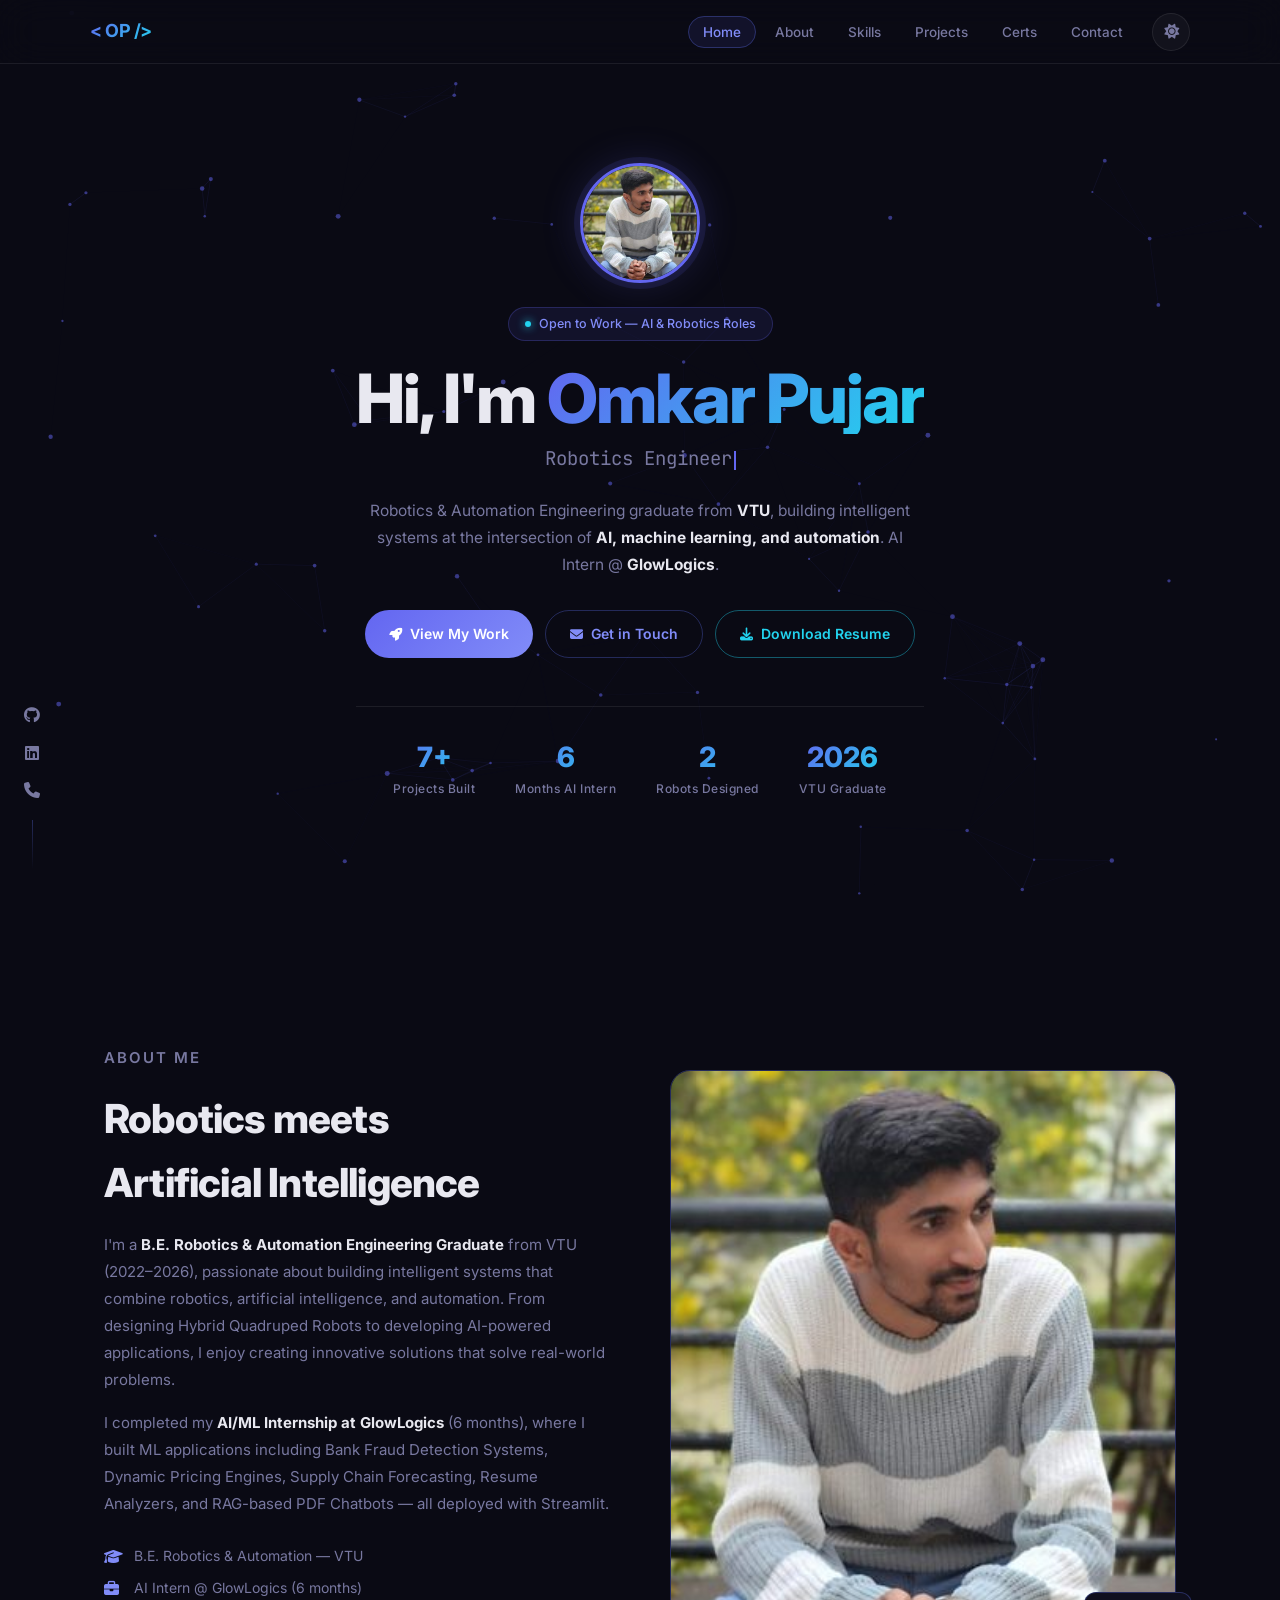
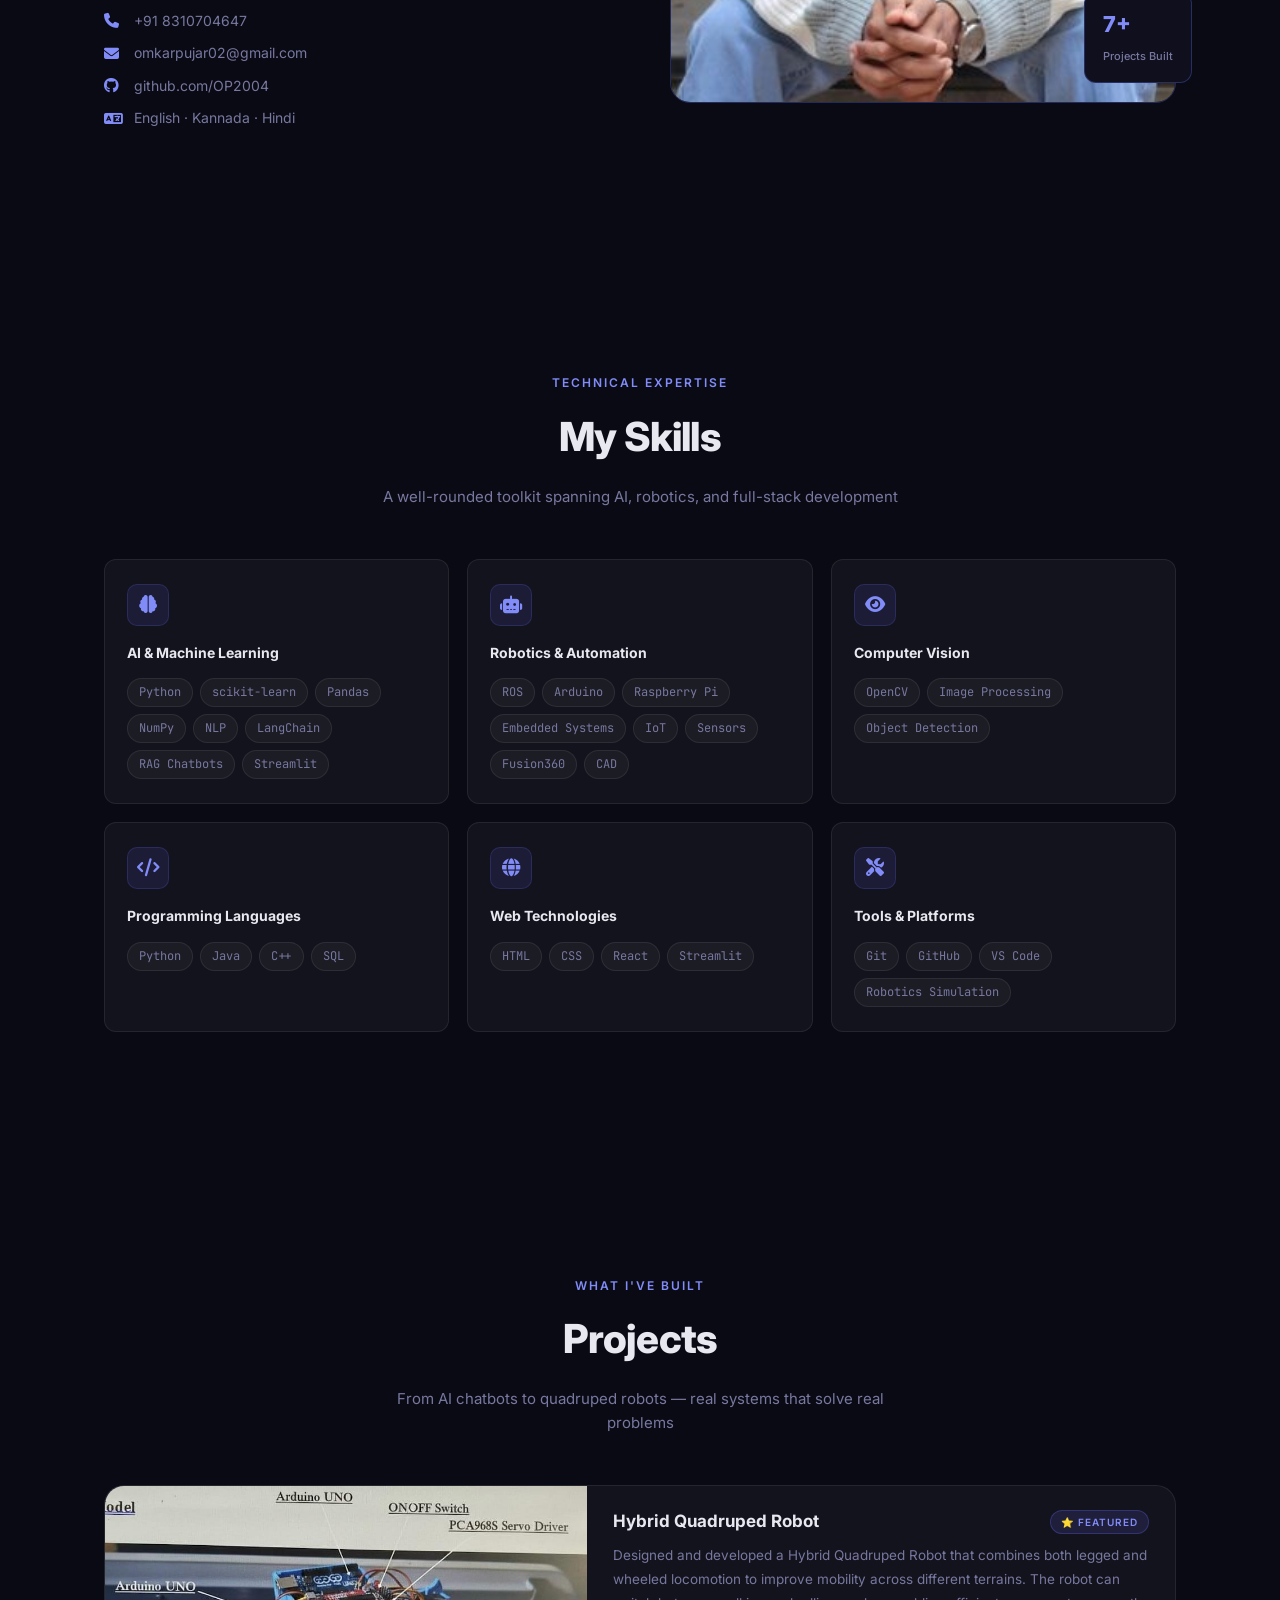
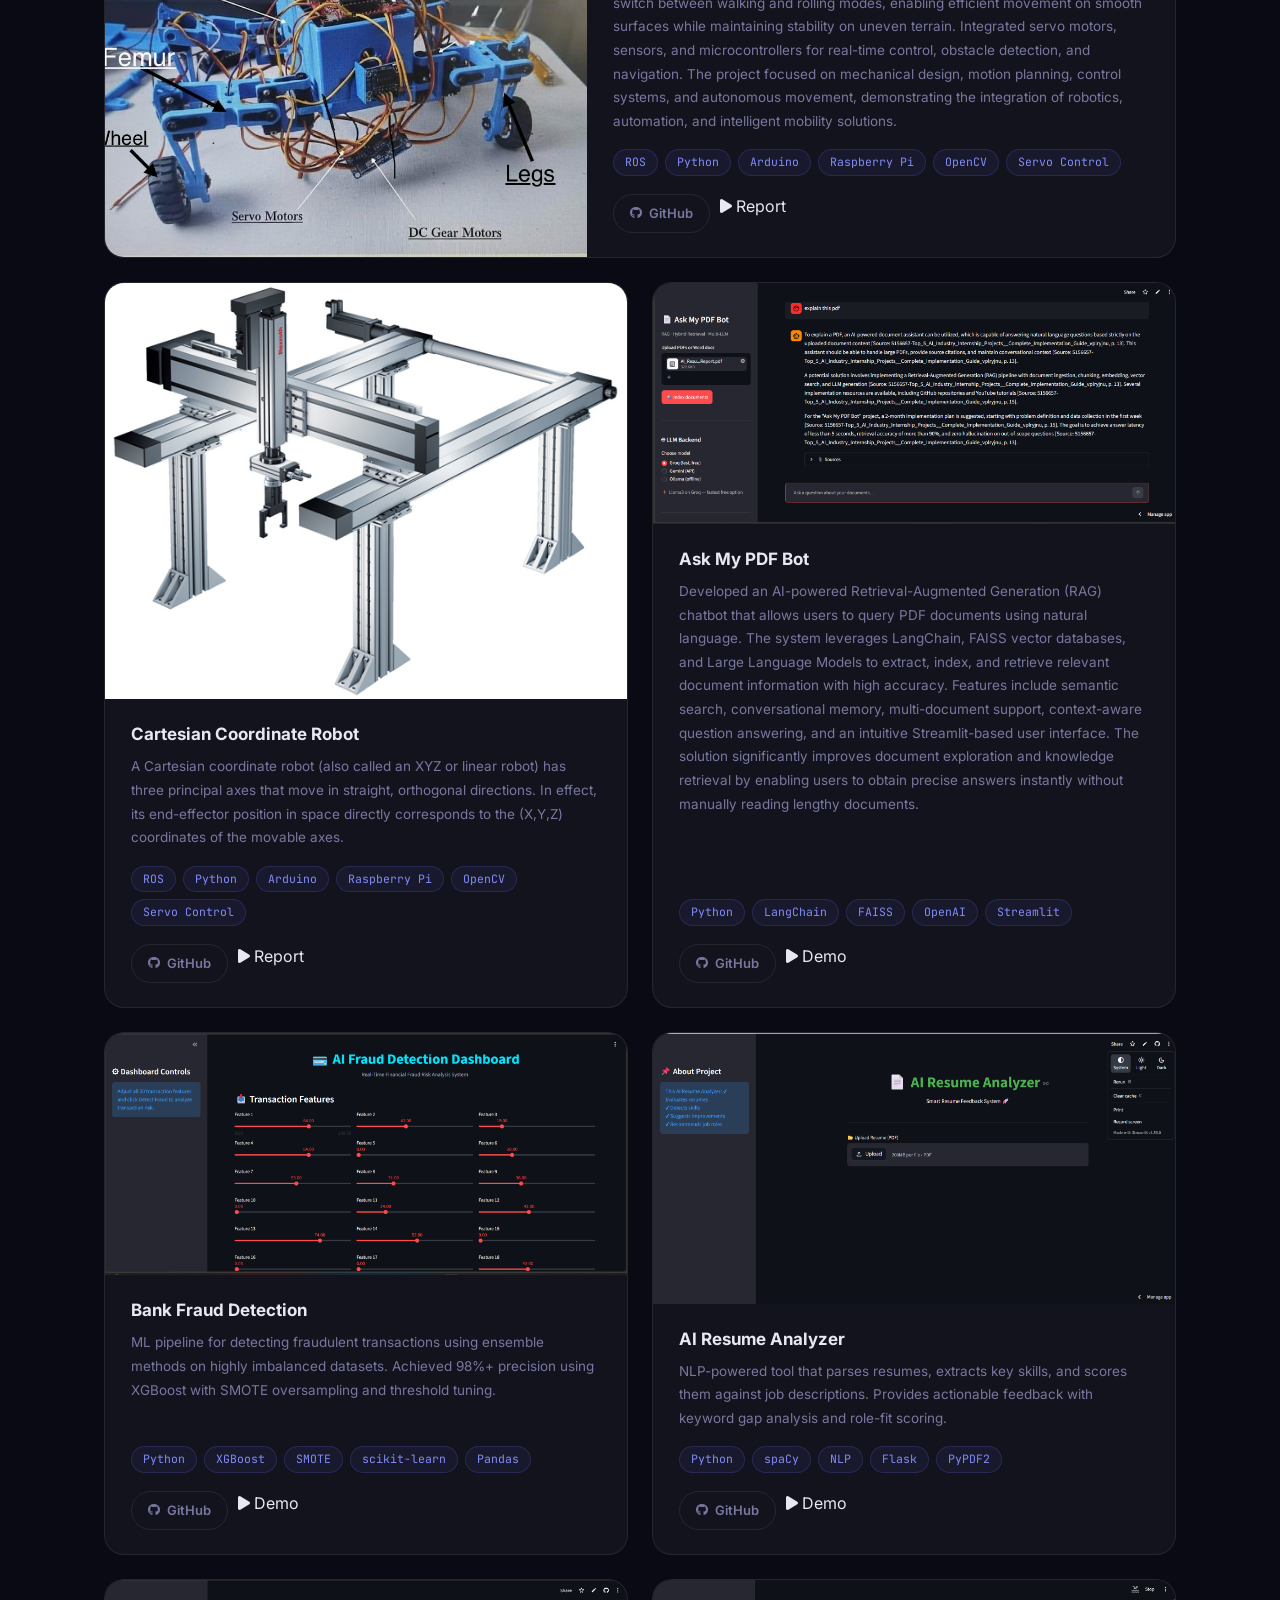
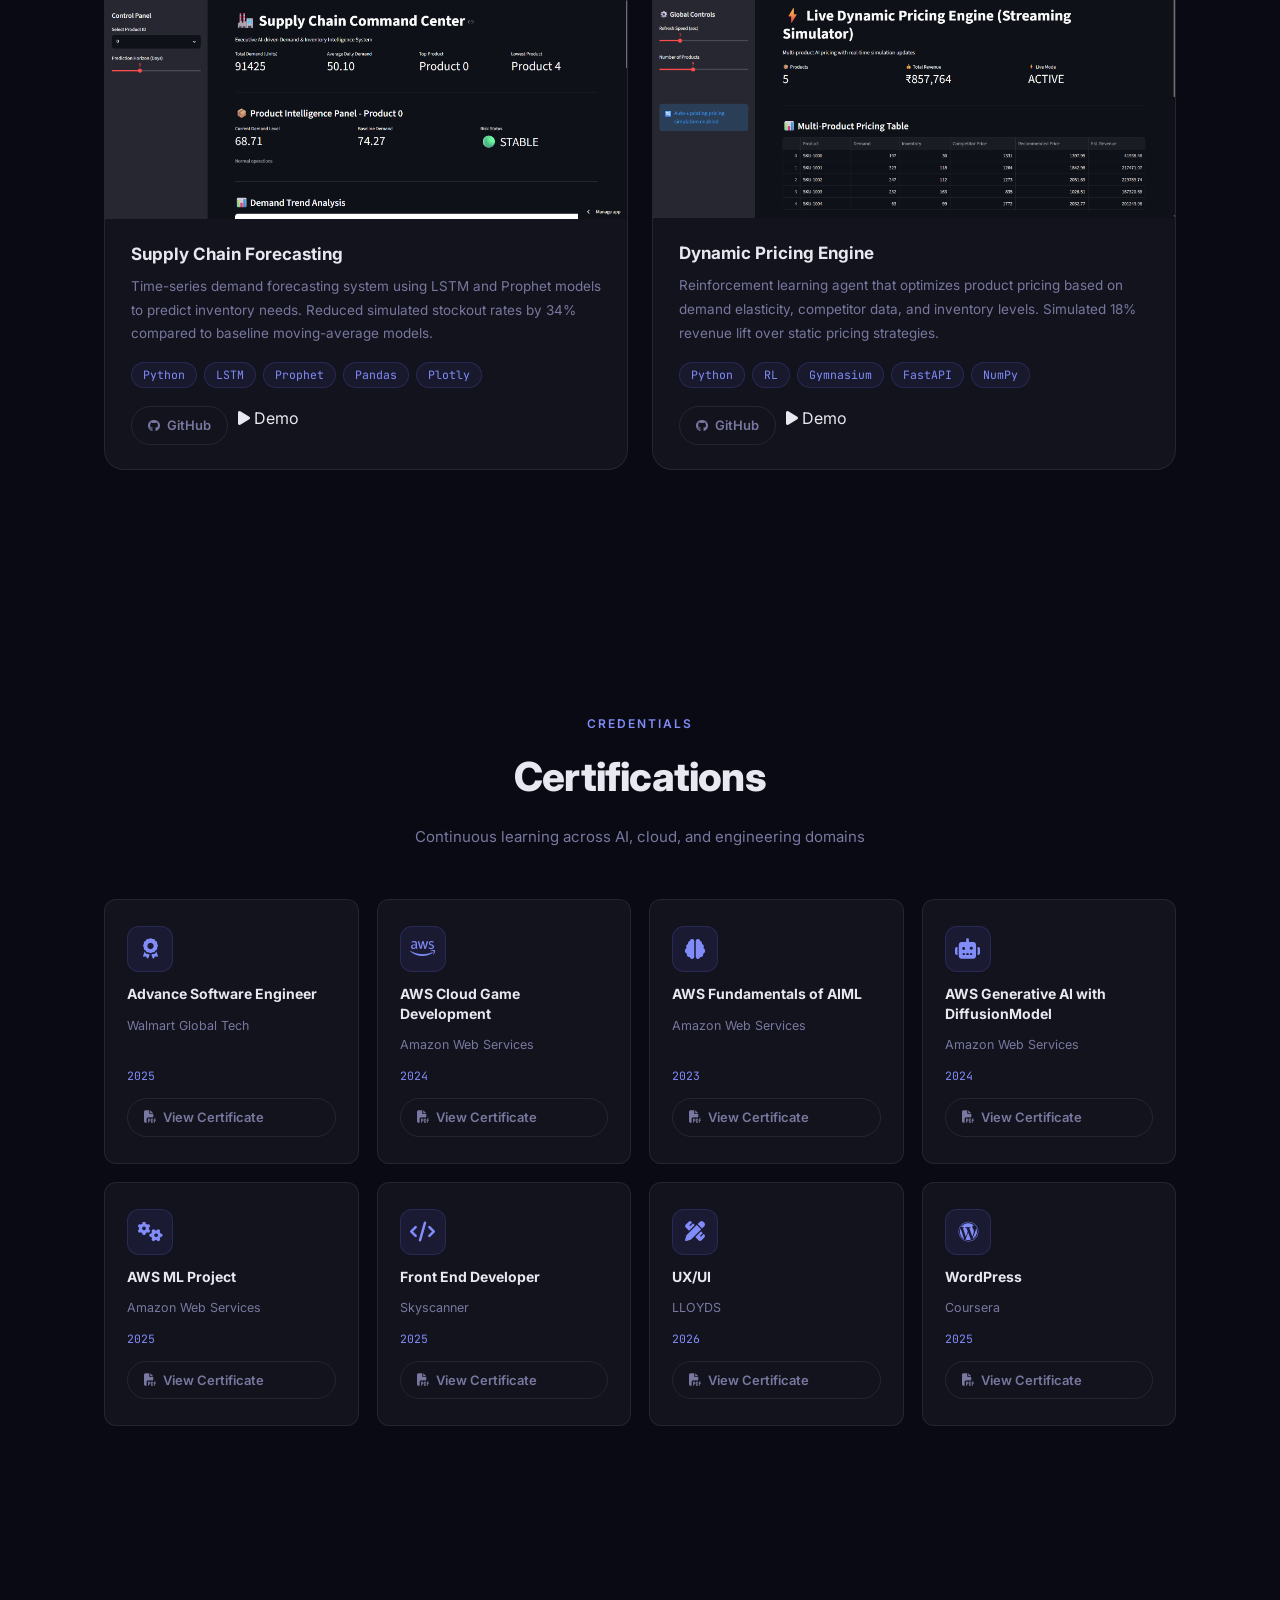
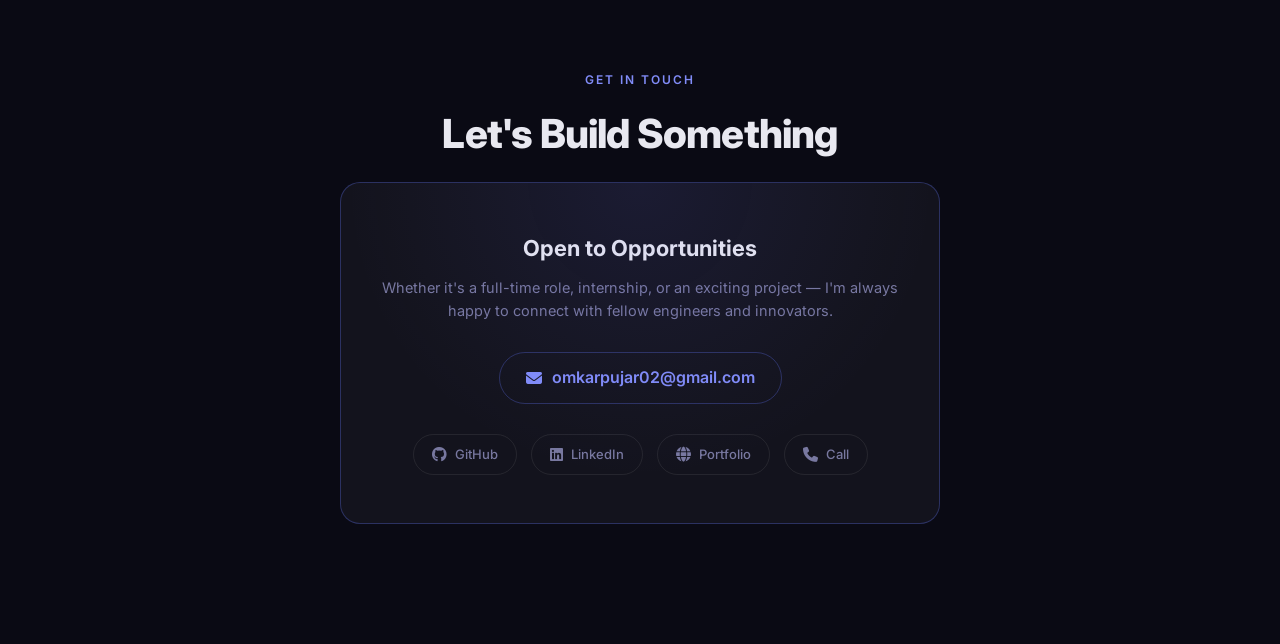
<file: index.html>
<!DOCTYPE html>
<html lang="en" data-theme="dark">
<head>
<meta charset="UTF-8"/>
<meta name="viewport" content="width=device-width, initial-scale=1.0"/>
<title>Omkar Pujar | Robotics & Automation Engineer</title>
<link rel="preconnect" href="https://fonts.googleapis.com"/>
<link rel="preconnect" href="https://fonts.gstatic.com" crossorigin/>
<link href="https://fonts.googleapis.com/css2?family=Inter:wght@300;400;500;600;700;800&family=JetBrains+Mono:wght@400;500&display=swap" rel="stylesheet"/>
<link rel="stylesheet" href="https://cdnjs.cloudflare.com/ajax/libs/font-awesome/6.5.0/css/all.min.css"/>
<style>
/* ─── THEME TOKENS ─── */
:root {
  --ease: cubic-bezier(0.4,0,0.2,1);
  --nav-h: 64px;
  --r: 12px;
  --r2: 20px;
  --accent: #6366f1;
  --accent2: #818cf8;
  --accent-glow: rgba(99,102,241,0.25);
  --teal: #22d3ee;
}

/* DARK MODE (default) */
[data-theme="dark"] {
  --bg:       #0a0a14;
  --bg2:      #0f0f1e;
  --surface:  rgba(255,255,255,0.04);
  --surface2: rgba(255,255,255,0.07);
  --border:   rgba(255,255,255,0.08);
  --border2:  rgba(100,120,255,0.3);
  --text:     #e8e8f0;
  --muted:    #7878a0;
  --nav-bg:   rgba(10,10,20,0.8);
  --canvas-opacity: 1;
}

/* LIGHT MODE */
[data-theme="light"] {
  --bg:       #f8f8fc;
  --bg2:      #ffffff;
  --surface:  rgba(0,0,0,0.04);
  --surface2: rgba(0,0,0,0.07);
  --border:   rgba(0,0,0,0.09);
  --border2:  rgba(99,102,241,0.35);
  --text:     #111122;
  --muted:    #5a5a7a;
  --nav-bg:   rgba(248,248,252,0.85);
  --canvas-opacity: 0.35;
}

/* ─── RESET ─── */
*,*::before,*::after{margin:0;padding:0;box-sizing:border-box;}
html{scroll-behavior:smooth;}
body{
  background:var(--bg);
  color:var(--text);
  font-family:'Inter',sans-serif;
  line-height:1.6;
  overflow-x:hidden;
  transition:background 0.4s var(--ease),color 0.4s var(--ease);
}
a{color:inherit;text-decoration:none;}
img{max-width:100%;display:block;}
ul{list-style:none;}
button{font-family:inherit;cursor:pointer;}

/* ─── CANVAS ─── */
#bg-canvas{
  position:fixed;inset:0;width:100%;height:100%;
  z-index:0;pointer-events:none;
  opacity:var(--canvas-opacity);
  transition:opacity 0.4s var(--ease);
}

/* ─── NAV ─── */
nav{
  position:fixed;top:0;left:0;right:0;
  height:var(--nav-h);z-index:9000;
  background:var(--nav-bg);
  backdrop-filter:blur(20px);-webkit-backdrop-filter:blur(20px);
  border-bottom:1px solid var(--border);
  display:flex;align-items:center;justify-content:center;padding:0 5%;
  transition:background 0.4s var(--ease),border-color 0.4s var(--ease);
}
.nav-inner{width:100%;max-width:1100px;display:flex;align-items:center;justify-content:space-between;}
.nav-logo{
  font-size:18px;font-weight:700;letter-spacing:-0.5px;
  background:linear-gradient(135deg,#6366f1,#22d3ee);
  -webkit-background-clip:text;-webkit-text-fill-color:transparent;background-clip:text;
}
.nav-links{display:flex;gap:4px;align-items:center;}
.nav-links a{
  color:var(--muted);font-size:13.5px;font-weight:500;
  padding:7px 14px;border-radius:30px;border:1px solid transparent;
  transition:all 0.25s var(--ease);
}
.nav-links a:hover,.nav-links a.active{
  color:var(--text);border-color:var(--border2);background:rgba(99,102,241,0.1);
}
.nav-links a.active{color:var(--accent2);}

/* ─── THEME TOGGLE ─── */
.theme-toggle{
  width:38px;height:38px;border-radius:50%;
  background:var(--surface);border:1px solid var(--border);
  color:var(--muted);font-size:15px;
  display:flex;align-items:center;justify-content:center;
  cursor:pointer;transition:all 0.25s var(--ease);margin-left:10px;
}
.theme-toggle:hover{
  color:var(--accent2);border-color:var(--border2);
  background:rgba(99,102,241,0.1);
  transform:rotate(20deg);
}

/* ─── SECTIONS ─── */
section{
  position:relative;z-index:1;
  padding:100px 5%;max-width:1200px;margin:0 auto;
}
section:first-of-type{max-width:none;padding:0;}
.section-label{
  font-size:12px;font-weight:600;letter-spacing:2px;
  color:var(--accent2);text-transform:uppercase;margin-bottom:12px;
}
.section-title{
  font-size:clamp(28px,4vw,40px);font-weight:800;
  letter-spacing:-0.8px;color:var(--text);margin-bottom:16px;
}
.section-sub{color:var(--muted);font-size:15px;max-width:540px;margin:0 auto 50px;}

/* ─── HERO ─── */
#hero{
  min-height:100vh;max-width:none;
  padding:var(--nav-h) 5% 0;
  display:flex;align-items:center;justify-content:center;text-align:center;
}
.hero-wrap{max-width:820px;margin:0 auto;}

/* Profile photo in hero */
.hero-photo{
  width:120px;height:120px;border-radius:50%;
  object-fit:cover;object-position:center top;
  border:3px solid var(--accent);
  box-shadow:0 0 0 6px rgba(99,102,241,0.12),0 0 40px rgba(99,102,241,0.2);
  margin:0 auto 24px;
  transition:transform 0.4s var(--ease),box-shadow 0.4s var(--ease);
  display:block;
}
.hero-photo:hover{
  transform:scale(1.06);
  box-shadow:0 0 0 8px rgba(99,102,241,0.15),0 0 55px rgba(99,102,241,0.3);
}

.hero-badge{
  display:inline-flex;align-items:center;gap:8px;
  background:rgba(99,102,241,0.1);border:1px solid rgba(99,102,241,0.25);
  border-radius:30px;padding:6px 16px;
  font-size:12.5px;color:var(--accent2);font-weight:500;margin-bottom:22px;
}
.hero-badge span{
  width:6px;height:6px;border-radius:50%;
  background:var(--teal);box-shadow:0 0 8px var(--teal);
  display:inline-block;animation:pulse 2s ease infinite;
}
@keyframes pulse{0%,100%{opacity:1;transform:scale(1)}50%{opacity:0.6;transform:scale(1.3)}}

.hero-name{
  font-size:clamp(38px,6vw,68px);font-weight:800;
  letter-spacing:-2px;line-height:1.05;margin-bottom:10px;
}
.hero-name .word{display:inline-block;}
.hero-name .accent-word{
  background:linear-gradient(135deg,#6366f1 0%,#22d3ee 100%);
  -webkit-background-clip:text;-webkit-text-fill-color:transparent;background-clip:text;
}
.hero-role{
  font-size:clamp(15px,2vw,19px);color:var(--muted);
  font-weight:400;margin-bottom:22px;font-family:'JetBrains Mono',monospace;
}
.type-cursor{
  display:inline-block;width:2px;height:1em;
  background:var(--accent);margin-left:2px;
  animation:blink 1s step-end infinite;vertical-align:middle;
}
@keyframes blink{0%,100%{opacity:1}50%{opacity:0}}

.hero-desc{
  font-size:15.5px;color:var(--muted);
  line-height:1.75;max-width:560px;margin:0 auto 32px;
}
.hero-desc strong{color:var(--text);}

.hero-btns{display:flex;flex-wrap:wrap;gap:12px;justify-content:center;}

.btn{
  display:inline-flex;align-items:center;gap:8px;
  padding:12px 24px;border-radius:30px;font-size:14px;font-weight:600;
  transition:all 0.3s var(--ease);position:relative;overflow:hidden;border:none;
  cursor:pointer;text-decoration:none;
}
.btn-primary{
  background:linear-gradient(135deg,#6366f1,#818cf8);color:#fff;
}
.btn-primary:hover{transform:translateY(-2px);box-shadow:0 8px 30px rgba(99,102,241,0.45);}
.btn-outline{
  background:transparent;border:1px solid var(--border2);color:var(--accent2);
}
.btn-outline:hover{
  background:rgba(99,102,241,0.1);transform:translateY(-2px);border-color:var(--accent);
}
/* Resume download button - special style */
.btn-resume{
  background:transparent;
  border:1px solid rgba(34,211,238,0.4);
  color:var(--teal);
}
.btn-resume:hover{
  background:rgba(34,211,238,0.08);transform:translateY(-2px);
  border-color:var(--teal);box-shadow:0 8px 25px rgba(34,211,238,0.2);
}
.btn i{font-size:13px;}

.hero-stats{
  display:flex;justify-content:center;gap:40px;
  margin-top:48px;padding-top:36px;
  border-top:1px solid var(--border);flex-wrap:wrap;
}
.stat-item{text-align:center;}
.stat-num{
  font-size:28px;font-weight:800;
  background:linear-gradient(135deg,#6366f1,#22d3ee);
  -webkit-background-clip:text;-webkit-text-fill-color:transparent;background-clip:text;
  display:block;line-height:1;margin-bottom:4px;
}
.stat-label{font-size:12px;color:var(--muted);font-weight:500;letter-spacing:0.5px;}

/* ─── ABOUT ─── */
#about{padding-top:calc(var(--nav-h) + 80px);}
.about-grid{display:grid;grid-template-columns:1fr 1fr;gap:60px;align-items:center;text-align:left;}
.about-text p{color:var(--muted);font-size:15px;line-height:1.8;margin-bottom:16px;}
.about-text p strong{color:var(--text);}
.about-highlights{display:flex;flex-direction:column;gap:10px;margin-top:28px;}
.highlight-item{display:flex;align-items:center;gap:12px;font-size:14px;color:var(--muted);}
.highlight-item i{color:var(--accent2);font-size:15px;width:18px;}
.about-img-wrap{position:relative;}
.about-img-wrap img{
  width:100%;border-radius:var(--r2);border:1px solid var(--border2);
  object-fit:cover;object-position:center top;aspect-ratio:4/5;
}
.about-img-badge{
  position:absolute;bottom:20px;right:-16px;
  background:var(--bg2);border:1px solid var(--border2);
  border-radius:var(--r);padding:14px 18px;backdrop-filter:blur(10px);
}
.about-img-badge .num{font-size:22px;font-weight:800;color:var(--accent2);display:block;}
.about-img-badge .lbl{font-size:11px;color:var(--muted);font-weight:500;}

/* ─── SKILLS ─── */
#skills{text-align:center;padding-top:calc(var(--nav-h) + 80px);}
.skills-grid{
  display:grid;grid-template-columns:repeat(auto-fit,minmax(260px,1fr));
  gap:18px;margin-top:8px;text-align:left;
}
.skill-card{
  background:var(--surface);border:1px solid var(--border);
  border-radius:var(--r);padding:24px 22px;
  transition:all 0.35s var(--ease);
}
.skill-card:hover{
  border-color:var(--border2);background:var(--surface2);
  transform:translateY(-6px);
  box-shadow:0 16px 40px rgba(0,0,0,0.2),0 0 30px var(--accent-glow);
}
.skill-card-icon{
  width:42px;height:42px;border-radius:10px;
  background:rgba(99,102,241,0.12);border:1px solid rgba(99,102,241,0.2);
  display:flex;align-items:center;justify-content:center;
  font-size:18px;color:var(--accent2);margin-bottom:16px;
}
.skill-card h3{font-size:14px;font-weight:700;color:var(--text);margin-bottom:14px;}
.skill-tags{display:flex;flex-wrap:wrap;gap:7px;}
.skill-tag{
  font-size:12px;color:var(--muted);
  background:var(--surface);border:1px solid var(--border);
  border-radius:20px;padding:4px 11px;
  font-family:'JetBrains Mono',monospace;transition:all 0.2s;
}
.skill-tag:hover{color:var(--accent2);border-color:rgba(99,102,241,0.35);background:rgba(99,102,241,0.07);}

/* ─── PROJECTS ─── */
#projects{text-align:center;padding-top:calc(var(--nav-h) + 80px);}
.projects-grid{display:grid;gap:24px;grid-template-columns:1fr 1fr;margin-top:8px;text-align:left;}
.project-card{
  background:var(--surface);border:1px solid var(--border);
  border-radius:var(--r2);overflow:hidden;
  transition:all 0.4s var(--ease);display:flex;flex-direction:column;
}
.project-card:hover{
  border-color:var(--border2);transform:translateY(-8px);
  box-shadow:0 24px 50px rgba(0,0,0,0.2),0 0 40px var(--accent-glow);
}
.project-card.featured{grid-column:span 2;flex-direction:row;}
.project-img-wrap{
  overflow:hidden;
  background:linear-gradient(135deg,rgba(99,102,241,0.08),rgba(34,211,238,0.05));
  min-height:200px;display:flex;align-items:center;justify-content:center;position:relative;
}
.project-card.featured .project-img-wrap{flex:0 0 45%;min-height:280px;}
.project-img-wrap img{width:100%;height:100%;object-fit:cover;transition:transform 0.5s var(--ease);}
.project-card:hover .project-img-wrap img{transform:scale(1.04);}
.project-img-placeholder{font-size:48px;color:var(--accent);opacity:0.35;position:absolute;}
.project-body{padding:24px 26px;flex:1;display:flex;flex-direction:column;}
.project-head{display:flex;align-items:flex-start;justify-content:space-between;margin-bottom:10px;}
.project-name{font-size:17px;font-weight:700;color:var(--text);line-height:1.3;}
.project-featured-badge{
  font-size:10px;font-weight:600;letter-spacing:1px;
  background:rgba(99,102,241,0.15);color:var(--accent2);
  border:1px solid rgba(99,102,241,0.3);border-radius:20px;
  padding:3px 10px;white-space:nowrap;text-transform:uppercase;
}
.project-desc{font-size:13.5px;color:var(--muted);line-height:1.75;margin-bottom:16px;flex:1;}
.project-tech{display:flex;flex-wrap:wrap;gap:7px;margin-bottom:18px;}
.tech-tag{
  font-size:11.5px;background:rgba(99,102,241,0.08);border:1px solid rgba(99,102,241,0.2);
  color:var(--accent2);border-radius:20px;padding:3px 11px;font-family:'JetBrains Mono',monospace;
}
.project-links{display:flex;gap:10px;margin-top:auto;flex-wrap:wrap;}
.project-link{
  display:inline-flex;align-items:center;gap:7px;font-size:13px;font-weight:600;
  color:var(--muted);padding:8px 16px;border-radius:25px;border:1px solid var(--border);
  transition:all 0.25s var(--ease);
}
.project-link:hover{color:var(--accent2);border-color:var(--border2);background:rgba(99,102,241,0.07);}
.project-link i{font-size:12px;}

/* ─── CERTS ─── */
#certifications{text-align:center;padding-top:calc(var(--nav-h) + 80px);}
.certs-grid{
  display:grid;grid-template-columns:repeat(auto-fit,minmax(250px,1fr));
  gap:18px;margin-top:8px;
}
.cert-card{
  background:var(--surface);border:1px solid var(--border);
  border-radius:var(--r);padding:26px 22px;text-align:left;
  transition:all 0.35s var(--ease);display:flex;flex-direction:column;gap:12px;
}
.cert-card:hover{
  border-color:var(--border2);background:var(--surface2);transform:translateY(-5px);
  box-shadow:0 14px 35px rgba(0,0,0,0.15),0 0 25px var(--accent-glow);
}
.cert-icon-wrap{
  width:46px;height:46px;border-radius:12px;
  background:rgba(99,102,241,0.1);border:1px solid rgba(99,102,241,0.2);
  display:flex;align-items:center;justify-content:center;font-size:20px;color:var(--accent2);
}
.cert-name{font-size:14px;font-weight:700;color:var(--text);line-height:1.4;}
.cert-issuer{font-size:12.5px;color:var(--muted);}
.cert-date{font-size:11.5px;color:var(--accent2);font-family:'JetBrains Mono',monospace;margin-top:auto;}

/* ─── CONTACT ─── */
#contact{text-align:center;padding-top:calc(var(--nav-h) + 80px);padding-bottom:120px;}
.contact-card{
  max-width:600px;margin:0 auto;background:var(--surface);
  border:1px solid var(--border2);border-radius:var(--r2);padding:48px 40px;
  position:relative;overflow:hidden;
}
.contact-card::before{
  content:'';position:absolute;inset:0;
  background:radial-gradient(circle at 50% 0%,rgba(99,102,241,0.1),transparent 65%);
  pointer-events:none;
}
.contact-card h3{font-size:22px;font-weight:700;margin-bottom:10px;}
.contact-card p{color:var(--muted);font-size:14.5px;margin-bottom:30px;}
.contact-email{
  display:inline-flex;align-items:center;gap:10px;font-size:16px;font-weight:600;
  color:var(--accent2);border:1px solid var(--border2);border-radius:30px;
  padding:12px 26px;margin-bottom:30px;transition:all 0.25s var(--ease);
}
.contact-email:hover{background:rgba(99,102,241,0.1);transform:translateY(-2px);box-shadow:0 8px 25px var(--accent-glow);}
.social-row{display:flex;justify-content:center;gap:14px;flex-wrap:wrap;}
.social-btn{
  display:inline-flex;align-items:center;gap:8px;font-size:13px;font-weight:500;
  color:var(--muted);padding:9px 18px;border-radius:25px;border:1px solid var(--border);
  transition:all 0.25s var(--ease);
}
.social-btn:hover{color:var(--accent2);border-color:var(--border2);background:rgba(99,102,241,0.07);transform:translateY(-2px);}
.social-btn i{font-size:15px;}

/* ─── FLOAT SOCIALS ─── */
.float-socials{
  position:fixed;bottom:30px;left:24px;z-index:100;
  display:flex;flex-direction:column;gap:12px;align-items:center;
}
.float-socials::after{
  content:'';display:block;width:1px;height:50px;
  background:linear-gradient(to bottom,var(--border2),transparent);margin-top:4px;
}
.float-socials a{font-size:16px;color:var(--muted);transition:all 0.25s var(--ease);}
.float-socials a:hover{color:var(--accent2);transform:translateX(3px);text-shadow:0 0 12px rgba(99,102,241,0.5);}

/* ─── SCROLL REVEAL ─── */
.reveal{opacity:0;transform:translateY(36px);transition:opacity 0.7s var(--ease),transform 0.7s var(--ease);}
.reveal.visible{opacity:1;transform:translateY(0);}
.reveal-delay-1{transition-delay:0.1s;}
.reveal-delay-2{transition-delay:0.2s;}
.reveal-delay-3{transition-delay:0.3s;}
.reveal-delay-4{transition-delay:0.4s;}

/* ─── SCROLLBAR ─── */
::-webkit-scrollbar{width:5px;}
::-webkit-scrollbar-track{background:transparent;}
::-webkit-scrollbar-thumb{background:rgba(99,102,241,0.3);border-radius:10px;}
::-webkit-scrollbar-thumb:hover{background:rgba(99,102,241,0.55);}

/* ─── MOBILE ─── */
@media(max-width:900px){
  .projects-grid{grid-template-columns:1fr;}
  .project-card.featured{flex-direction:column;}
  .project-card.featured .project-img-wrap{flex:none;min-height:200px;}
  .about-grid{grid-template-columns:1fr;gap:40px;}
  .about-img-wrap{max-width:320px;margin:0 auto;}
  .about-img-badge{right:10px;}
}
@media(max-width:640px){
  section{padding:80px 5%;}
  section#hero{padding:var(--nav-h) 5% 0;}
  .nav-links{gap:2px;}
  .nav-links a{font-size:11.5px;padding:5px 9px;}
  .hero-stats{gap:20px;}
  .contact-card{padding:32px 22px;}
  .float-socials{display:none;}
  .hero-photo{width:96px;height:96px;}
}
@media(prefers-reduced-motion:reduce){
  *{animation-duration:0.01ms!important;transition-duration:0.01ms!important;}
}
</style>
</head>
<body>

<canvas id="bg-canvas"></canvas>

<!-- NAV -->
<nav>
  <div class="nav-inner">
    <span class="nav-logo">&lt; OP /&gt;</span>
    <ul class="nav-links">
      <li><a href="#hero" class="active">Home</a></li>
      <li><a href="#about">About</a></li>
      <li><a href="#skills">Skills</a></li>
      <li><a href="#projects">Projects</a></li>
      <li><a href="#certifications">Certs</a></li>
      <li><a href="#contact">Contact</a></li>
      <li>
        <button class="theme-toggle" id="themeToggle" aria-label="Toggle theme" title="Toggle light/dark mode">
          <i class="fa-solid fa-moon" id="themeIcon"></i>
        </button>
      </li>
    </ul>
  </div>
</nav>

<!-- FLOATING SOCIALS -->
<div class="float-socials">
  <a href="https://github.com/OP2004" target="_blank" aria-label="GitHub"><i class="fa-brands fa-github"></i></a>
  <a href="https://www.linkedin.com/in/omkar-pujar-257374237/" target="_blank" aria-label="LinkedIn"><i class="fa-brands fa-linkedin"></i></a>
  <a href="tel:+918310704647" aria-label="Phone"><i class="fa-solid fa-phone"></i></a>
</div>

<!-- ── HERO ── -->
<section id="hero">
  <div class="hero-wrap">
    <img class="hero-photo reveal" src="[data-uri]" alt="Omkar Pujar"/>
    <div class="hero-badge reveal"><span></span> Open to Work — AI &amp; Robotics Roles</div>
    <h1 class="hero-name reveal reveal-delay-1">
      <span class="word">Hi, I'm&nbsp;</span><span class="word accent-word">Omkar Pujar</span>
    </h1>
    <p class="hero-role reveal reveal-delay-2">
      <span id="typed-text"></span><span class="type-cursor"></span>
    </p>
    <p class="hero-desc reveal reveal-delay-3">
      Robotics &amp; Automation Engineering graduate from <strong>VTU</strong>, building intelligent systems at the intersection of <strong>AI, machine learning, and automation</strong>. AI Intern @ <strong>GlowLogics</strong>.
    </p>
    <div class="hero-btns reveal reveal-delay-4">
      <a href="#projects" class="btn btn-primary"><i class="fa-solid fa-rocket"></i> View My Work</a>
      <a href="#contact" class="btn btn-outline"><i class="fa-solid fa-envelope"></i> Get in Touch</a>
      <a href="[data-uri]" download="Omkar_Pujar_Resume.pdf" class="btn btn-resume">
        <i class="fa-solid fa-download"></i> Download Resume
      </a>
    </div>
    <div class="hero-stats reveal reveal-delay-4">
      <div class="stat-item"><span class="stat-num">7+</span><span class="stat-label">Projects Built</span></div>
      <div class="stat-item"><span class="stat-num">6</span><span class="stat-label">Months AI Intern</span></div>
      <div class="stat-item"><span class="stat-num">2</span><span class="stat-label">Robots Designed</span></div>
      <div class="stat-item"><span class="stat-num">2026</span><span class="stat-label">VTU Graduate</span></div>
    </div>
  </div>
</section>

<!-- ── ABOUT ── -->
<section id="about">
  <div class="about-grid">
    <div class="about-text reveal">
      <p class="section-label">About Me</p>
      <h2 class="section-title">Robotics meets<br/>Artificial Intelligence</h2>
      <p>I'm a <strong>B.E. Robotics &amp; Automation Engineering Graduate</strong> from VTU (2022–2026), passionate about building intelligent systems that combine robotics, artificial intelligence, and automation. From designing Hybrid Quadruped Robots to developing AI-powered applications, I enjoy creating innovative solutions that solve real-world problems.</p>
      <p>I completed my <strong>AI/ML Internship at GlowLogics</strong> (6 months), where I built ML applications including Bank Fraud Detection Systems, Dynamic Pricing Engines, Supply Chain Forecasting, Resume Analyzers, and RAG-based PDF Chatbots — all deployed with Streamlit.</p>
      <div class="about-highlights">
        <div class="highlight-item"><i class="fa-solid fa-graduation-cap"></i> B.E. Robotics &amp; Automation — VTU</div>
        <div class="highlight-item"><i class="fa-solid fa-briefcase"></i> AI Intern @ GlowLogics (6 months)</div>
        <div class="highlight-item"><i class="fa-solid fa-phone"></i> +91 8310704647</div>
        <div class="highlight-item"><i class="fa-solid fa-envelope"></i> omkarpujar02@gmail.com</div>
        <div class="highlight-item"><i class="fa-brands fa-github"></i> github.com/OP2004</div>
        <div class="highlight-item"><i class="fa-solid fa-language"></i> English · Kannada · Hindi</div>
      </div>
    </div>
    <div class="about-img-wrap reveal reveal-delay-2">
      <img src="[data-uri]" alt="Omkar Pujar"/>
      <div class="about-img-badge">
        <span class="num">7+</span>
        <span class="lbl">Projects Built</span>
      </div>
    </div>
  </div>
</section>

<!-- ── SKILLS ── -->
<section id="skills">
  <p class="section-label reveal">Technical Expertise</p>
  <h2 class="section-title reveal">My Skills</h2>
  <p class="section-sub reveal">A well-rounded toolkit spanning AI, robotics, and full-stack development</p>
  <div class="skills-grid">
    <div class="skill-card reveal">
      <div class="skill-card-icon"><i class="fa-solid fa-brain"></i></div>
      <h3>AI &amp; Machine Learning</h3>
      <div class="skill-tags">
        <span class="skill-tag">Python</span><span class="skill-tag">scikit-learn</span>
        <span class="skill-tag">Pandas</span><span class="skill-tag">NumPy</span>
        <span class="skill-tag">NLP</span><span class="skill-tag">LangChain</span>
        <span class="skill-tag">RAG Chatbots</span><span class="skill-tag">Streamlit</span>
      </div>
    </div>
    <div class="skill-card reveal reveal-delay-1">
      <div class="skill-card-icon"><i class="fa-solid fa-robot"></i></div>
      <h3>Robotics &amp; Automation</h3>
      <div class="skill-tags">
        <span class="skill-tag">ROS</span><span class="skill-tag">Arduino</span>
        <span class="skill-tag">Raspberry Pi</span><span class="skill-tag">Embedded Systems</span>
        <span class="skill-tag">IoT</span><span class="skill-tag">Sensors</span>
        <span class="skill-tag">Fusion360</span><span class="skill-tag">CAD</span>
      </div>
    </div>
    <div class="skill-card reveal reveal-delay-2">
      <div class="skill-card-icon"><i class="fa-solid fa-eye"></i></div>
      <h3>Computer Vision</h3>
      <div class="skill-tags">
        <span class="skill-tag">OpenCV</span><span class="skill-tag">Image Processing</span>
        <span class="skill-tag">Object Detection</span>
      </div>
    </div>
    <div class="skill-card reveal reveal-delay-3">
      <div class="skill-card-icon"><i class="fa-solid fa-code"></i></div>
      <h3>Programming Languages</h3>
      <div class="skill-tags">
        <span class="skill-tag">Python</span><span class="skill-tag">Java</span>
        <span class="skill-tag">C++</span><span class="skill-tag">SQL</span>
      </div>
    </div>
    <div class="skill-card reveal reveal-delay-1">
      <div class="skill-card-icon"><i class="fa-solid fa-globe"></i></div>
      <h3>Web Technologies</h3>
      <div class="skill-tags">
        <span class="skill-tag">HTML</span><span class="skill-tag">CSS</span>
        <span class="skill-tag">React</span><span class="skill-tag">Streamlit</span>
      </div>
    </div>
    <div class="skill-card reveal reveal-delay-2">
      <div class="skill-card-icon"><i class="fa-solid fa-tools"></i></div>
      <h3>Tools &amp; Platforms</h3>
      <div class="skill-tags">
        <span class="skill-tag">Git</span><span class="skill-tag">GitHub</span>
        <span class="skill-tag">VS Code</span><span class="skill-tag">Robotics Simulation</span>
      </div>
    </div>
  </div>
</section>

<!-- ── PROJECTS ── -->
<section id="projects">
  <p class="section-label reveal">What I've Built</p>
  <h2 class="section-title reveal">Projects</h2>
  <p class="section-sub reveal">From AI chatbots to quadruped robots — real systems that solve real problems</p>
  <div class="projects-grid">

    <div class="project-card featured reveal">
      <div class="project-img-wrap">
        <img src="images/quadruped.jpg" alt="Hybrid Quadruped Robot">
      </div>
      <div class="project-body">
        <div class="project-head">
          <h3 class="project-name">Hybrid Quadruped Robot</h3>
          <span class="project-featured-badge">⭐ Featured</span>
        </div>
        <p class="project-desc">Designed and developed a Hybrid Quadruped Robot that combines both legged and wheeled locomotion to improve mobility across different terrains. The robot can switch between walking and rolling modes, enabling efficient movement on smooth surfaces while maintaining stability on uneven terrain. Integrated servo motors, sensors, and microcontrollers for real-time control, obstacle detection, and navigation. The project focused on mechanical design, motion planning, control systems, and autonomous movement, demonstrating the integration of robotics, automation, and intelligent mobility solutions.</p>
        <div class="project-tech">
          <span class="tech-tag">ROS</span><span class="tech-tag">Python</span>
          <span class="tech-tag">Arduino</span><span class="tech-tag">Raspberry Pi</span>
          <span class="tech-tag">OpenCV</span><span class="tech-tag">Servo Control</span>
        </div>
        <div class="project-links">
          <a href="https://github.com/OP2004/Hybrid-Quadruped-Robot-with-Wheeled-Locomotion" target="_blank" class="project-link"><i class="fa-brands fa-github"></i> GitHub</a>
          <a href="quadruped-report.pdf"><i class="fa-solid fa-play"></i> Report</a>
        </div>
      </div>
    </div>

    <div class="project-card reveal">
      <div class="project-img-wrap">
        <img src="images/cartesian.jpg" alt="Cartesian Coordinate Robot">
      </div>
      <div class="project-body">
        <div class="project-head"><h3 class="project-name">Cartesian Coordinate Robot</h3></div>
        <p class="project-desc">A Cartesian coordinate robot (also called an XYZ or linear robot) has three principal axes that 
move in straight, orthogonal directions. In effect, its end-effector position in space directly 
corresponds to the (X,Y,Z) coordinates of the movable axes.</p>
        <div class="project-tech">
          <span class="tech-tag">ROS</span><span class="tech-tag">Python</span>
          <span class="tech-tag">Arduino</span><span class="tech-tag">Raspberry Pi</span>
          <span class="tech-tag">OpenCV</span><span class="tech-tag">Servo Control</span>
        </div>
        <div class="project-links">
          <a href="https://github.com/OP2004" target="_blank" class="project-link"><i class="fa-brands fa-github"></i> GitHub</a>
          <a href="cartesian-report.pdf"><i class="fa-solid fa-play"></i> Report</a>
        </div>
      </div>
    </div>

    <div class="project-card reveal">
      <div class="project-img-wrap">
        <img src="images/pdfbot.jpg" alt="Ask My PDF Bot">
      </div>
      <div class="project-body">
        <div class="project-head"><h3 class="project-name">Ask My PDF Bot</h3></div>
        <p class="project-desc">Developed an AI-powered Retrieval-Augmented Generation (RAG) chatbot that allows users to query PDF documents using natural language. The system leverages LangChain, FAISS vector databases, and Large Language Models to extract, index, and retrieve relevant document information with high accuracy. Features include semantic search, conversational memory, multi-document support, context-aware question answering, and an intuitive Streamlit-based user interface. The solution significantly improves document exploration and knowledge retrieval by enabling users to obtain precise answers instantly without manually reading lengthy documents.</p>
        <div class="project-tech">
          <span class="tech-tag">Python</span><span class="tech-tag">LangChain</span>
          <span class="tech-tag">FAISS</span><span class="tech-tag">OpenAI</span><span class="tech-tag">Streamlit</span>
        </div>
        <div class="project-links">
          <a href="https://github.com/OP2004/ask-my-pdf-bot" target="_blank" class="project-link"><i class="fa-brands fa-github"></i> GitHub</a>
          <a href="https://ask-my-pdf-bot-omkar.streamlit.app"><i class="fa-solid fa-play"></i> Demo</a>
        </div>
      </div>
    </div>

    <div class="project-card reveal reveal-delay-1">
      <div class="project-img-wrap">
        <img src="images/fraud.jpg" alt="Bank Fraud Detection">
      </div>
      <div class="project-body">
        <div class="project-head"><h3 class="project-name">Bank Fraud Detection</h3></div>
        <p class="project-desc">ML pipeline for detecting fraudulent transactions using ensemble methods on highly imbalanced datasets. Achieved 98%+ precision using XGBoost with SMOTE oversampling and threshold tuning.</p>
        <div class="project-tech">
          <span class="tech-tag">Python</span><span class="tech-tag">XGBoost</span>
          <span class="tech-tag">SMOTE</span><span class="tech-tag">scikit-learn</span><span class="tech-tag">Pandas</span>
        </div>
        <div class="project-links">
          <a href="https://github.com/OP2004/bank-fraud-clean" target="_blank" class="project-link"><i class="fa-brands fa-github"></i> GitHub</a>
          <a href="https://bank-fraud-clean.onrender.com/"><i class="fa-solid fa-play"></i> Demo</a>
        </div>
      </div>
    </div>

    <div class="project-card reveal">
      <div class="project-img-wrap">
        <img src="images/resume.jpg" alt="AI Resume Analyzer">
      </div>
      <div class="project-body">
        <div class="project-head"><h3 class="project-name">AI Resume Analyzer</h3></div>
        <p class="project-desc">NLP-powered tool that parses resumes, extracts key skills, and scores them against job descriptions. Provides actionable feedback with keyword gap analysis and role-fit scoring.</p>
        <div class="project-tech">
          <span class="tech-tag">Python</span><span class="tech-tag">spaCy</span>
          <span class="tech-tag">NLP</span><span class="tech-tag">Flask</span><span class="tech-tag">PyPDF2</span>
        </div>
        <div class="project-links">
          <a href="https://github.com/OP2004/AI-Resume-Analyzer" target="_blank" class="project-link"><i class="fa-brands fa-github"></i> GitHub</a>
          <a href="https://ai-resume-analyzer-6wuq4vwamkfsfl8lcgc6az.streamlit.app/"><i class="fa-solid fa-play"></i> Demo</a>
        </div>
      </div>
    </div>

    <div class="project-card reveal reveal-delay-1">
      <div class="project-img-wrap">
        <img src="images/supplychain.jpg" alt="Supply Chain Forecasting">
      </div>
      <div class="project-body">
        <div class="project-head"><h3 class="project-name">Supply Chain Forecasting</h3></div>
        <p class="project-desc">Time-series demand forecasting system using LSTM and Prophet models to predict inventory needs. Reduced simulated stockout rates by 34% compared to baseline moving-average models.</p>
        <div class="project-tech">
          <span class="tech-tag">Python</span><span class="tech-tag">LSTM</span>
          <span class="tech-tag">Prophet</span><span class="tech-tag">Pandas</span><span class="tech-tag">Plotly</span>
        </div>
        <div class="project-links">
          <a href="https://github.com/OP2004/supply-chain-demand-forecasting" target="_blank" class="project-link"><i class="fa-brands fa-github"></i> GitHub</a>
          <a href="https://supply-chain-demand-op.streamlit.app/"><i class="fa-solid fa-play"></i> Demo</a>
        </div>
      </div>
    </div>

    <div class="project-card reveal reveal-delay-2">
      <div class="project-img-wrap">
        <img src="images/pricing.jpg" alt="Dynamic Pricing Engine">
      </div>
      <div class="project-body">
        <div class="project-head"><h3 class="project-name">Dynamic Pricing Engine</h3></div>
        <p class="project-desc">Reinforcement learning agent that optimizes product pricing based on demand elasticity, competitor data, and inventory levels. Simulated 18% revenue lift over static pricing strategies.</p>
        <div class="project-tech">
          <span class="tech-tag">Python</span><span class="tech-tag">RL</span>
          <span class="tech-tag">Gymnasium</span><span class="tech-tag">FastAPI</span><span class="tech-tag">NumPy</span>
        </div>
        <div class="project-links">
          <a href="https://github.com/OP2004/dynamic-pricing-engine" target="_blank" class="project-link"><i class="fa-brands fa-github"></i> GitHub</a>
          <a href="https://dynamic-pricing-engine-ri95.onrender.com"><i class="fa-solid fa-play"></i> Demo</a>
        </div>
      </div>
    </div>

  </div>
</section>

<!-- ── CERTIFICATIONS ── -->
<section id="certifications">
  <p class="section-label reveal">Credentials</p>
  <h2 class="section-title reveal">Certifications</h2>
  <p class="section-sub reveal">Continuous learning across AI, cloud, and engineering domains</p>

  <div class="certs-grid">

    <div class="cert-card reveal">
      <div class="cert-icon-wrap"><i class="fa-solid fa-award"></i></div>
      <div class="cert-name">Advance Software Engineer</div>
      <div class="cert-issuer">Walmart Global Tech</div>
      <div class="cert-date">2025</div>
      <a href="certificates/Advance_Software_Engineer.pdf" target="_blank" class="project-link">
        <i class="fa-solid fa-file-pdf"></i> View Certificate
      </a>
    </div>

    <div class="cert-card reveal reveal-delay-1">
      <div class="cert-icon-wrap"><i class="fa-brands fa-aws"></i></div>
      <div class="cert-name">AWS Cloud Game Development</div>
      <div class="cert-issuer">Amazon Web Services</div>
      <div class="cert-date">2024</div>
      <a href="certificates/AWS_Cloud_Game_Development.pdf" target="_blank" class="project-link">
        <i class="fa-solid fa-file-pdf"></i> View Certificate
      </a>
    </div>

    <div class="cert-card reveal reveal-delay-2">
      <div class="cert-icon-wrap"><i class="fa-solid fa-brain"></i></div>
      <div class="cert-name">AWS Fundamentals of AIML</div>
      <div class="cert-issuer">Amazon Web Services</div>
      <div class="cert-date">2023</div>
      <a href="certificates/AWS_Fundamentals_AI_ML.pdf" target="_blank" class="project-link">
        <i class="fa-solid fa-file-pdf"></i> View Certificate
      </a>
    </div>

    <div class="cert-card reveal reveal-delay-3">
      <div class="cert-icon-wrap"><i class="fa-solid fa-robot"></i></div>
      <div class="cert-name">AWS Generative AI with DiffusionModel</div>
      <div class="cert-issuer">Amazon Web Services</div>
      <div class="cert-date">2024</div>
      <a href="certificates/AWS_Generative_AI_Diffusion_Model.pdf" target="_blank" class="project-link">
        <i class="fa-solid fa-file-pdf"></i> View Certificate
      </a>
    </div>

    <div class="cert-card reveal">
      <div class="cert-icon-wrap"><i class="fa-solid fa-gears"></i></div>
      <div class="cert-name">AWS ML Project</div>
      <div class="cert-issuer">Amazon Web Services</div>
      <div class="cert-date">2025</div>
      <a href="certificates/AWS_ML_Project.pdf" target="_blank" class="project-link">
        <i class="fa-solid fa-file-pdf"></i> View Certificate
      </a>
    </div>

    <div class="cert-card reveal reveal-delay-1">
      <div class="cert-icon-wrap"><i class="fa-solid fa-code"></i></div>
      <div class="cert-name">Front End Developer</div>
      <div class="cert-issuer">Skyscanner</div>
      <div class="cert-date">2025</div>
      <a href="certificates/Front_End_Developer.pdf" target="_blank" class="project-link">
        <i class="fa-solid fa-file-pdf"></i> View Certificate
      </a>
    </div>

    <div class="cert-card reveal reveal-delay-1">
      <div class="cert-icon-wrap"><i class="fa-solid fa-pen-ruler"></i></div>
      <div class="cert-name">UX/UI</div>
      <div class="cert-issuer">LLOYDS</div>
      <div class="cert-date">2026</div>
      <a href="certificates/UI_UX.pdf" target="_blank" class="project-link">
        <i class="fa-solid fa-file-pdf"></i> View Certificate
      </a>
    </div>

    <div class="cert-card reveal reveal-delay-1">
      <div class="cert-icon-wrap"><i class="fa-brands fa-wordpress"></i></div>
      <div class="cert-name">WordPress</div>
      <div class="cert-issuer">Coursera</div>
      <div class="cert-date">2025</div>
      <a href="certificates/Wordpress.pdf" target="_blank" class="project-link">
        <i class="fa-solid fa-file-pdf"></i> View Certificate
      </a>
    </div>

  </div>
</section>

<!-- ── CONTACT ── -->
<section id="contact">
  <p class="section-label reveal">Get In Touch</p>
  <h2 class="section-title reveal">Let's Build Something</h2>
  <div class="contact-card reveal">
    <h3>Open to Opportunities</h3>
    <p>Whether it's a full-time role, internship, or an exciting project — I'm always happy to connect with fellow engineers and innovators.</p>
    <a href="mailto:omkarpujar02@gmail.com" class="contact-email">
      <i class="fa-solid fa-envelope"></i> omkarpujar02@gmail.com
    </a>
    <div class="social-row">
      <a href="https://github.com/OP2004" target="_blank" class="social-btn"><i class="fa-brands fa-github"></i> GitHub</a>
      <a href="https://www.linkedin.com/in/omkar-pujar-257374237/" target="_blank" class="social-btn"><i class="fa-brands fa-linkedin"></i> LinkedIn</a>
      <a href="https://op2004.github.io/omkarpujar.github.io/" target="_blank" class="social-btn"><i class="fa-solid fa-globe"></i> Portfolio</a>
      <a href="tel:+918310704647" class="social-btn"><i class="fa-solid fa-phone"></i> Call</a>
    </div>
  </div>
</section>

<script>
/* ── THEME TOGGLE ── */
(function(){
  const html = document.documentElement;
  const btn = document.getElementById('themeToggle');
  const icon = document.getElementById('themeIcon');

  function setTheme(t){
    html.setAttribute('data-theme', t);
    localStorage.setItem('portfolio-theme', t);
    icon.className = t === 'dark' ? 'fa-solid fa-sun' : 'fa-solid fa-moon';
    btn.title = t === 'dark' ? 'Switch to Light Mode' : 'Switch to Dark Mode';
  }

  // Load saved preference
  const saved = localStorage.getItem('portfolio-theme') || 'dark';
  setTheme(saved);

  btn.addEventListener('click', () => {
    setTheme(html.getAttribute('data-theme') === 'dark' ? 'light' : 'dark');
  });
})();

/* ── PARTICLE CANVAS ── */
(function(){
  const c = document.getElementById('bg-canvas');
  const ctx = c.getContext('2d');
  let W, H, pts = [];
  const N = 80, MAX_D = 130;

  function resize(){ W = c.width = innerWidth; H = c.height = innerHeight; }
  resize();
  window.addEventListener('resize', () => { resize(); init(); });

  function rnd(a, b){ return a + Math.random() * (b - a); }
  function init(){
    pts = [];
    for(let i = 0; i < N; i++){
      pts.push({ x:rnd(0,W), y:rnd(0,H), vx:rnd(-0.25,0.25), vy:rnd(-0.25,0.25), r:rnd(1,2.5) });
    }
  }
  init();

  function draw(){
    ctx.clearRect(0, 0, W, H);
    for(let i = 0; i < pts.length; i++){
      const p = pts[i];
      p.x += p.vx; p.y += p.vy;
      if(p.x < 0 || p.x > W) p.vx *= -1;
      if(p.y < 0 || p.y > H) p.vy *= -1;
      ctx.beginPath();
      ctx.arc(p.x, p.y, p.r, 0, Math.PI*2);
      ctx.fillStyle = 'rgba(99,102,241,0.5)';
      ctx.fill();
      for(let j = i+1; j < pts.length; j++){
        const q = pts[j];
        const dx = p.x-q.x, dy = p.y-q.y;
        const d = Math.sqrt(dx*dx + dy*dy);
        if(d < MAX_D){
          ctx.beginPath();
          ctx.moveTo(p.x, p.y); ctx.lineTo(q.x, q.y);
          ctx.strokeStyle = 'rgba(99,102,241,' + (0.18*(1-d/MAX_D)) + ')';
          ctx.lineWidth = 0.6;
          ctx.stroke();
        }
      }
    }
    requestAnimationFrame(draw);
  }
  draw();
})();

/* ── TYPEWRITER ── */
(function(){
  const roles = ['Robotics Engineer','AI/ML Developer','Automation Specialist','RAG Chatbot Builder','Computer Vision Dev'];
  let ri = 0, ci = 0, deleting = false;
  const el = document.getElementById('typed-text');
  function tick(){
    const cur = roles[ri];
    if(!deleting){ el.textContent = cur.slice(0, ci+1); ci++; if(ci===cur.length){ deleting=true; setTimeout(tick,1800); return; } }
    else { el.textContent = cur.slice(0, ci-1); ci--; if(ci===0){ deleting=false; ri=(ri+1)%roles.length; } }
    setTimeout(tick, deleting ? 55 : 95);
  }
  tick();
})();

/* ── SCROLL REVEAL ── */
(function(){
  const obs = new IntersectionObserver((entries) => {
    entries.forEach(e => { if(e.isIntersecting) e.target.classList.add('visible'); });
  }, { threshold: 0.12 });
  document.querySelectorAll('.reveal').forEach(el => obs.observe(el));
})();

/* ── ACTIVE NAV ── */
(function(){
  const secs = document.querySelectorAll('section[id]');
  const links = document.querySelectorAll('.nav-links a');
  const obs = new IntersectionObserver((entries) => {
    entries.forEach(e => {
      if(e.isIntersecting){
        links.forEach(l => l.classList.remove('active'));
        const a = document.querySelector('.nav-links a[href="#' + e.target.id + '"]');
        if(a) a.classList.add('active');
      }
    });
  }, { threshold: 0.3, rootMargin: '-64px 0px 0px 0px' });
  secs.forEach(s => obs.observe(s));
})();
</script>
</body>
</html>
</file>
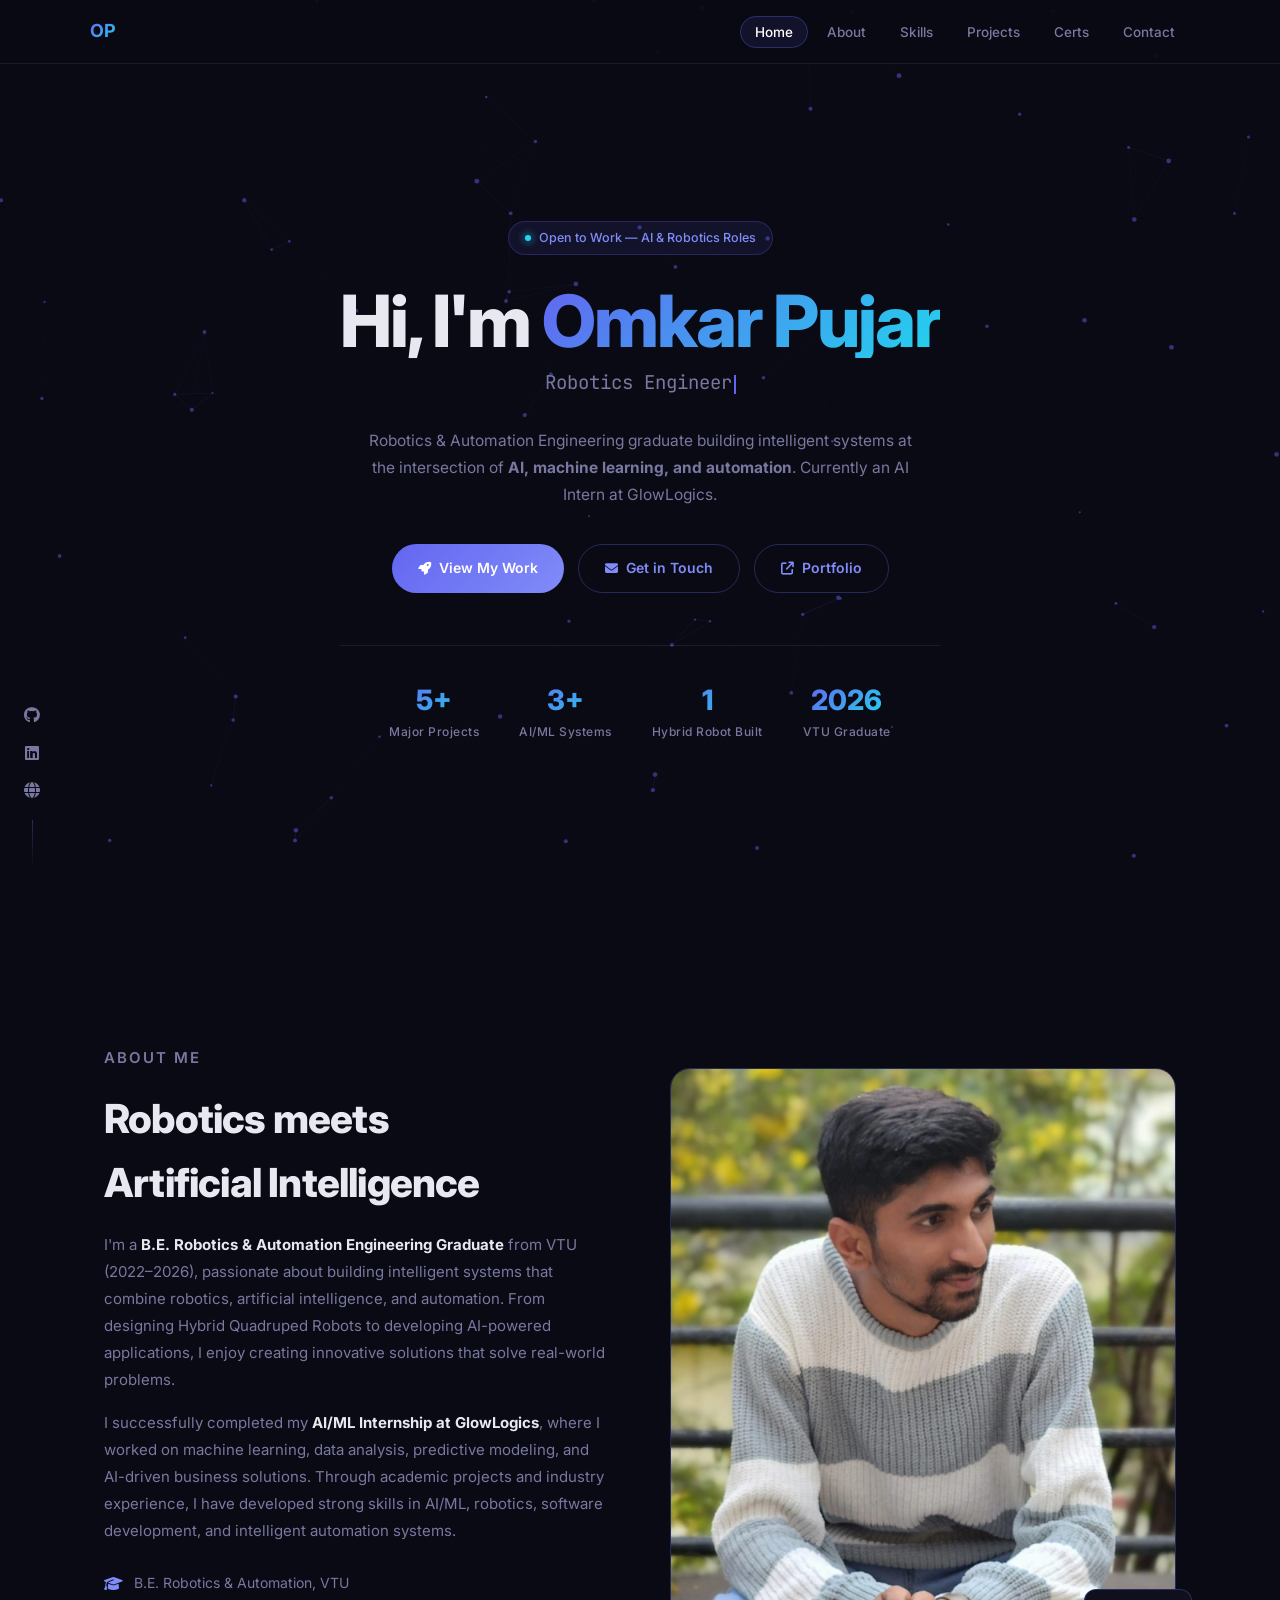
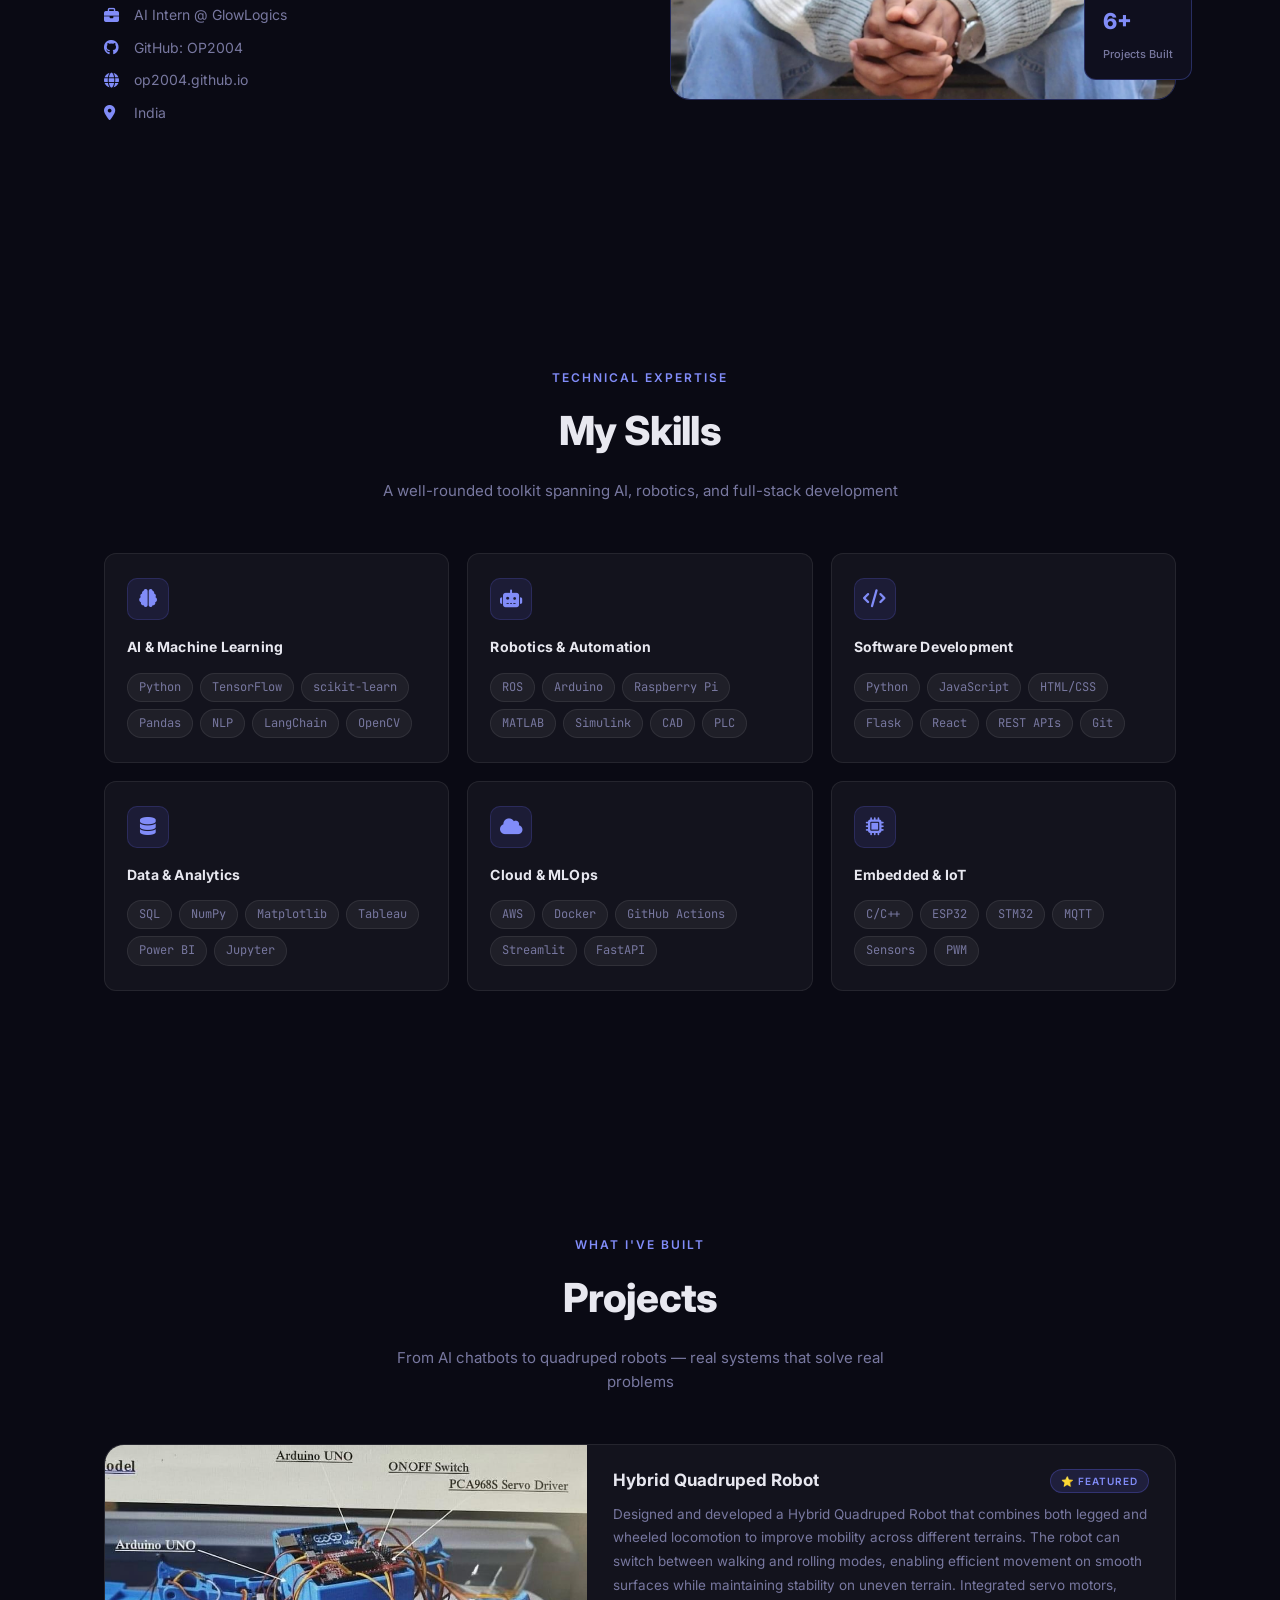
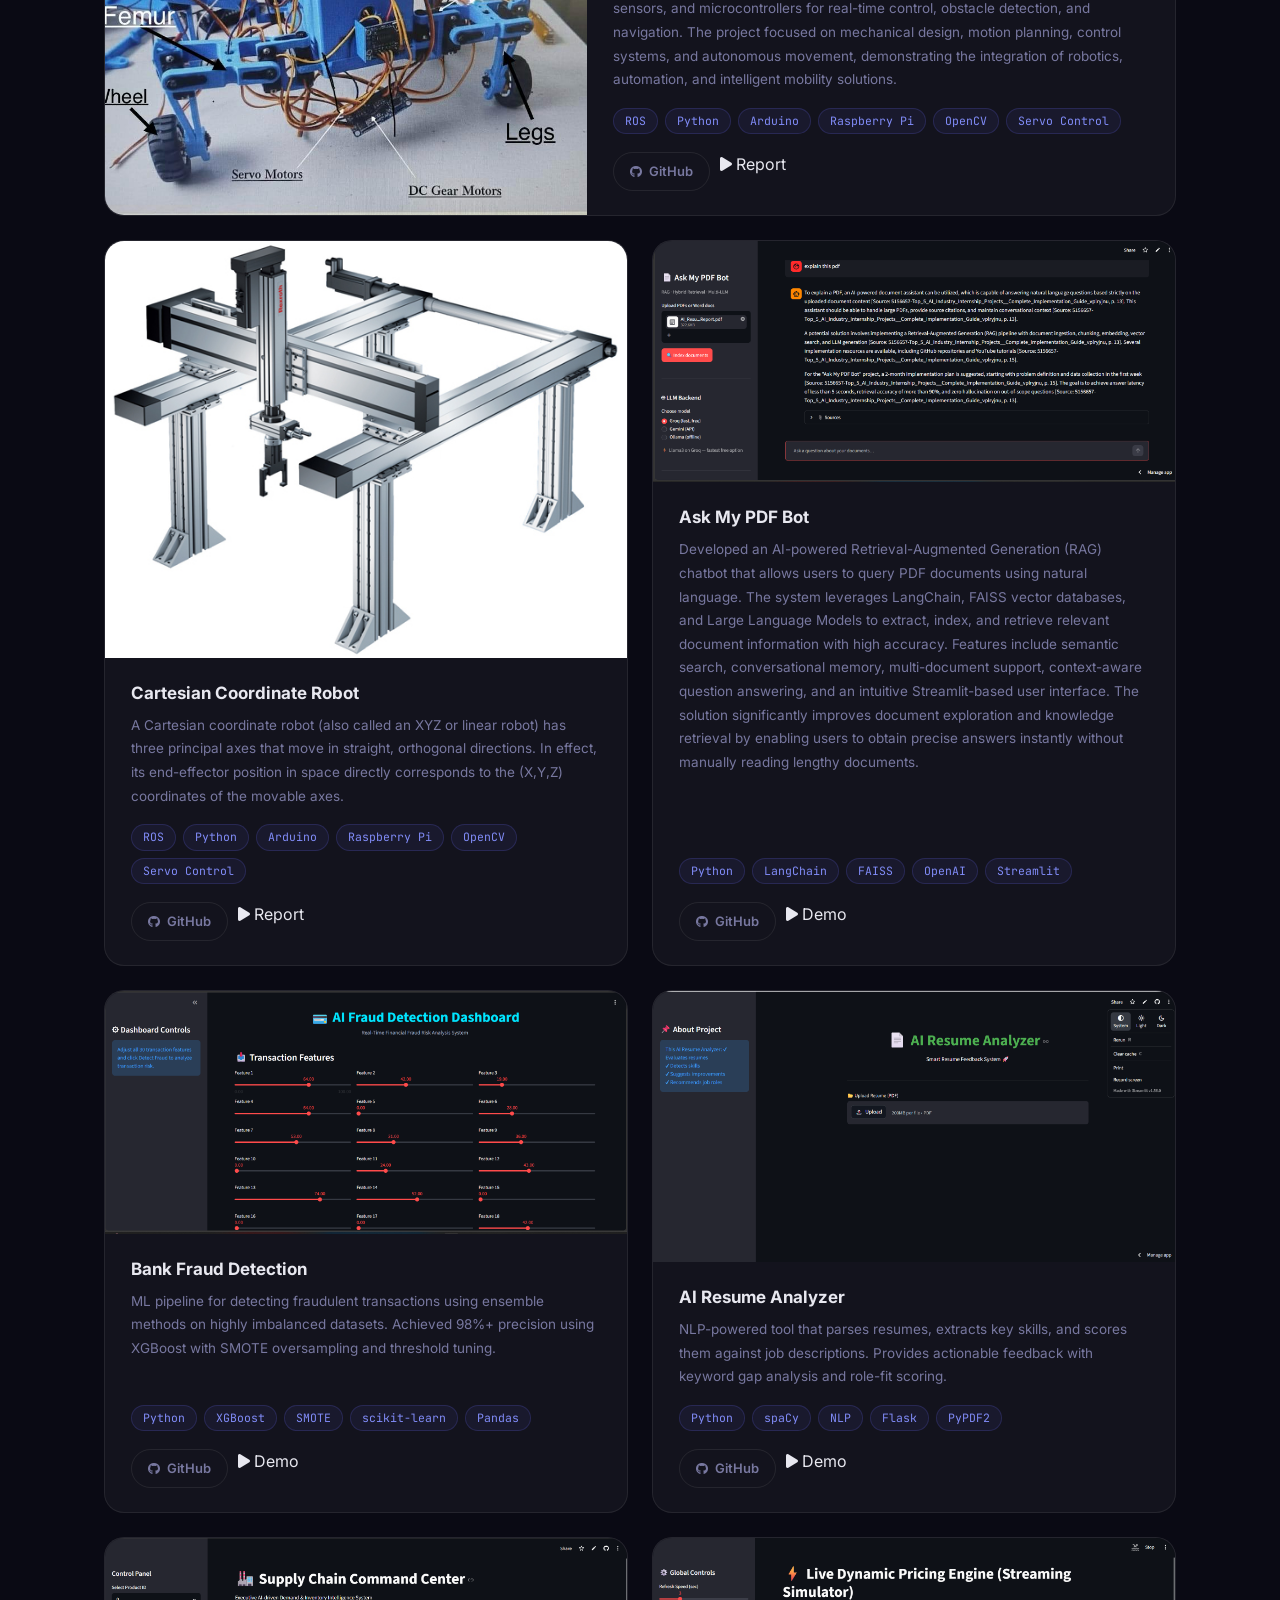
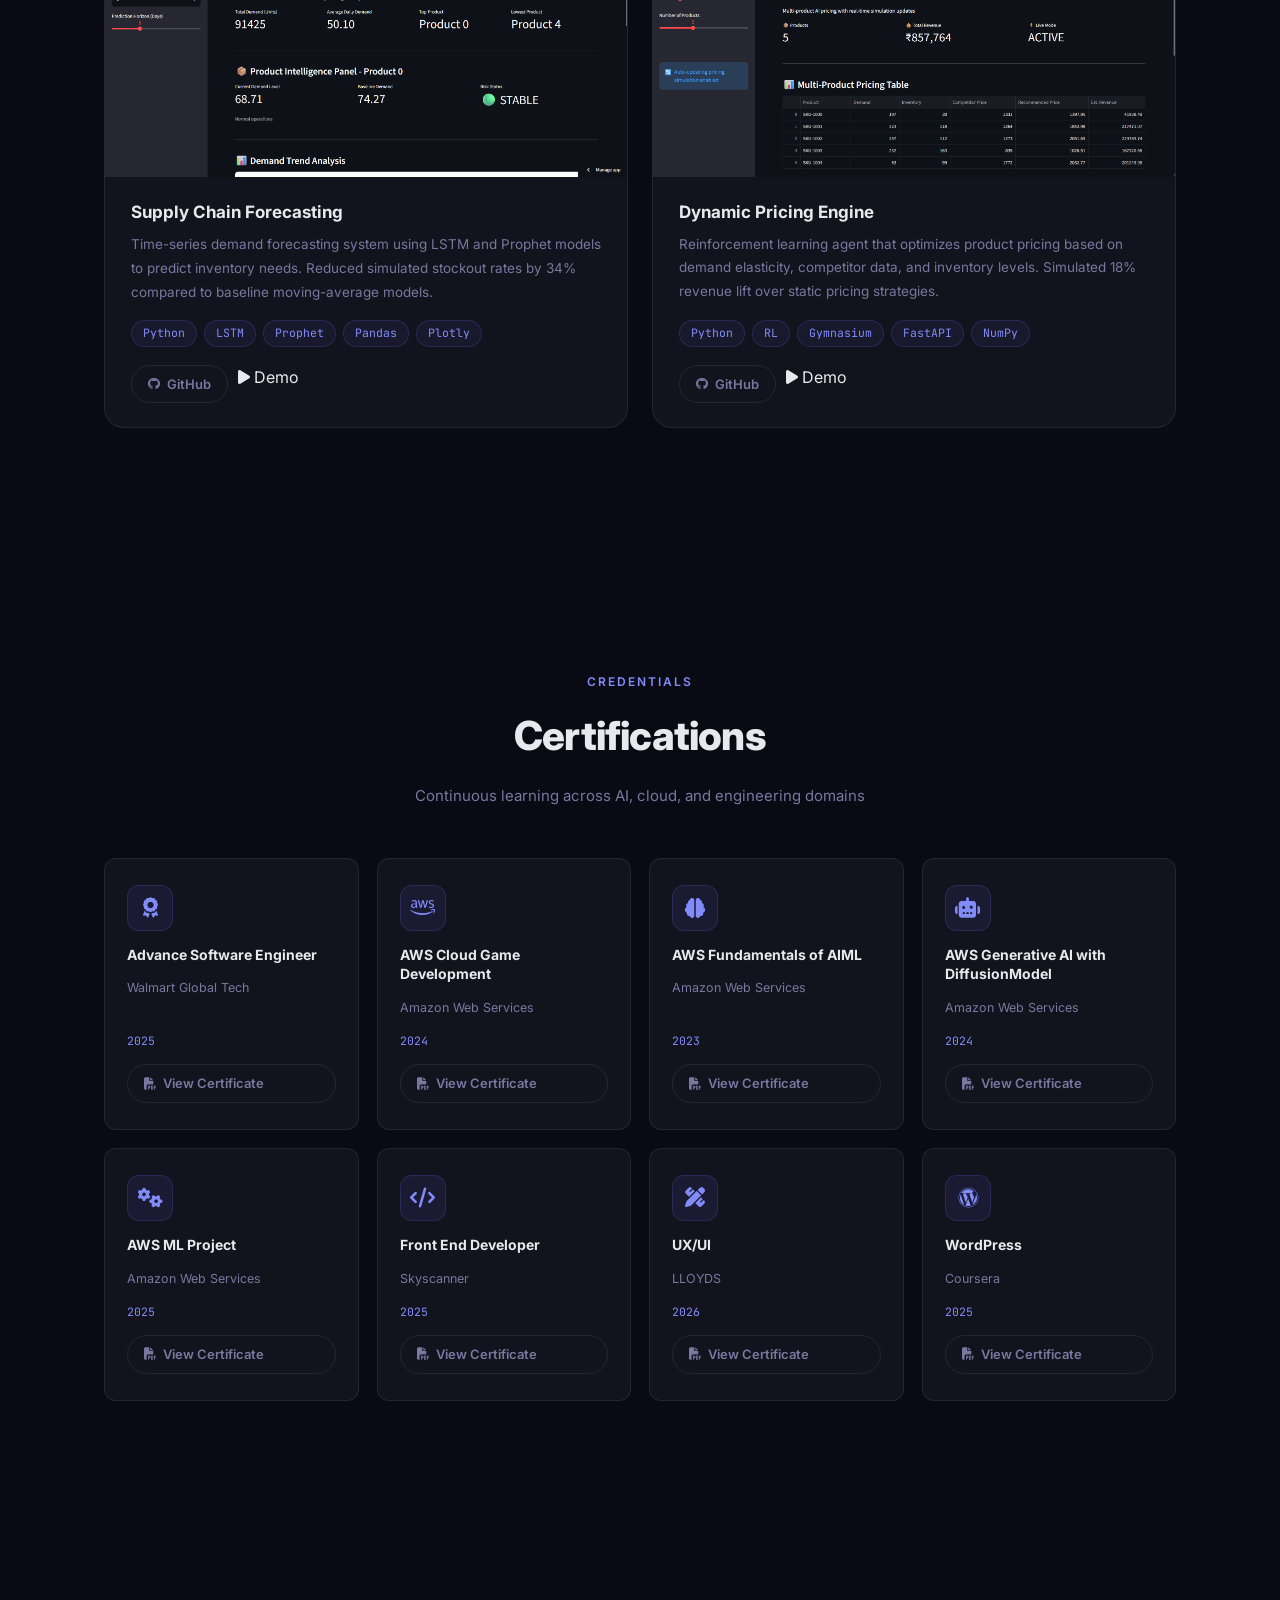
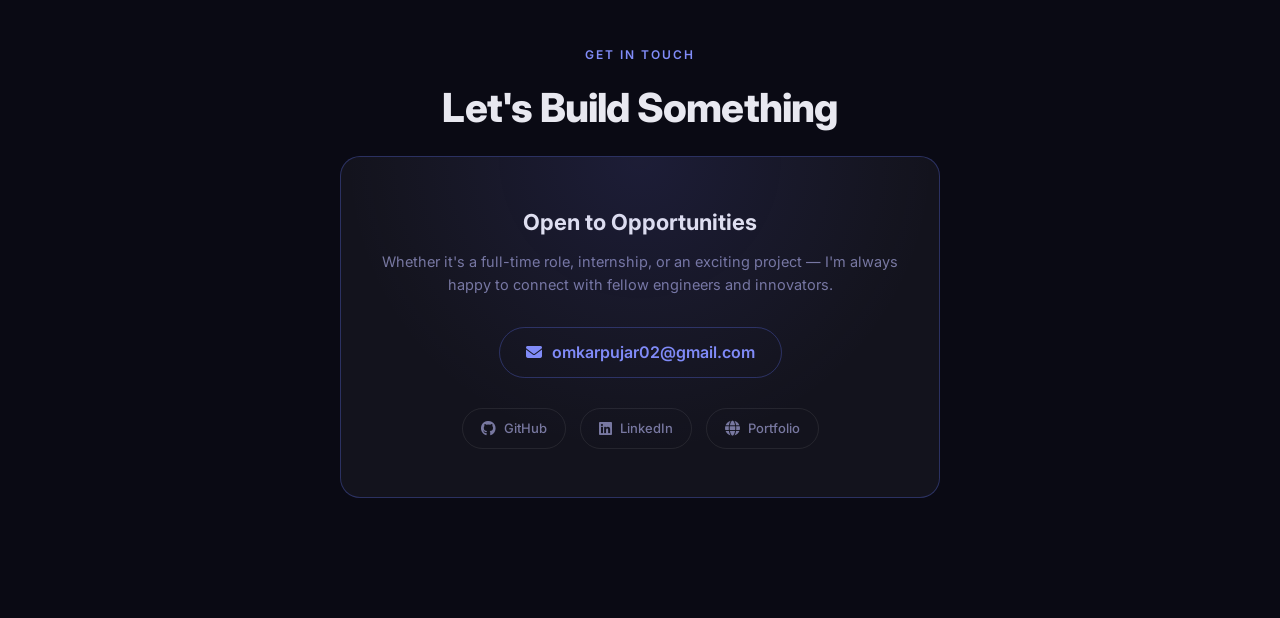
<file: portfolio.html>
<!DOCTYPE html>
<html lang="en">
<head>
<meta charset="UTF-8"/>
<meta name="viewport" content="width=device-width, initial-scale=1.0"/>
<title>Omkar Pujar | Robotics & Automation Engineer</title>
<link rel="preconnect" href="https://fonts.googleapis.com"/>
<link rel="preconnect" href="https://fonts.gstatic.com" crossorigin/>
<link href="https://fonts.googleapis.com/css2?family=Inter:wght@300;400;500;600;700;800&family=JetBrains+Mono:wght@400;500&display=swap" rel="stylesheet"/>
<link rel="stylesheet" href="https://cdnjs.cloudflare.com/ajax/libs/font-awesome/6.5.0/css/all.min.css"/>
<style>
/* ─── TOKENS ─────────────────────────────────── */
:root {
  --bg:         #0a0a14;
  --bg2:        #0f0f1e;
  --surface:    rgba(255,255,255,0.04);
  --surface2:   rgba(255,255,255,0.07);
  --border:     rgba(255,255,255,0.08);
  --border2:    rgba(100,120,255,0.3);
  --accent:     #6366f1;
  --accent2:    #818cf8;
  --accent-glow:rgba(99,102,241,0.25);
  --teal:       #22d3ee;
  --text:       #e8e8f0;
  --muted:      #7878a0;
  --nav-h:      64px;
  --ease:       cubic-bezier(0.4,0,0.2,1);
  --r:          12px;
  --r2:         20px;
}

/* ─── RESET ──────────────────────────────────── */
*,*::before,*::after{margin:0;padding:0;box-sizing:border-box;}
html{scroll-behavior:smooth;font-size:16px;}
body{
  background:var(--bg);
  color:var(--text);
  font-family:'Inter',sans-serif;
  line-height:1.6;
  overflow-x:hidden;
}
a{color:inherit;text-decoration:none;}
img{max-width:100%;display:block;}
ul{list-style:none;}
button{font-family:inherit;cursor:pointer;}

/* ─── CANVAS ─────────────────────────────────── */
#bg-canvas{
  position:fixed;inset:0;
  width:100%;height:100%;
  z-index:0;pointer-events:none;
}

/* ─── NAV ────────────────────────────────────── */
nav{
  position:fixed;top:0;left:0;right:0;
  height:var(--nav-h);
  z-index:9000;
  background:rgba(10,10,20,0.75);
  backdrop-filter:blur(20px);
  -webkit-backdrop-filter:blur(20px);
  border-bottom:1px solid var(--border);
  display:flex;align-items:center;justify-content:center;
  padding:0 5%;
}
.nav-inner{
  width:100%;max-width:1100px;
  display:flex;align-items:center;justify-content:space-between;
}
.nav-logo{
  font-size:18px;font-weight:700;
  background:linear-gradient(135deg,#6366f1,#22d3ee);
  -webkit-background-clip:text;-webkit-text-fill-color:transparent;
  background-clip:text;letter-spacing:-0.5px;
}
.nav-links{display:flex;gap:4px;}
.nav-links a{
  color:var(--muted);font-size:13.5px;font-weight:500;
  padding:7px 14px;border-radius:30px;
  border:1px solid transparent;
  transition:all 0.25s var(--ease);
}
.nav-links a:hover,.nav-links a.active{
  color:var(--text);
  border-color:var(--border2);
  background:rgba(99,102,241,0.1);
}
.nav-links a.active{color:#fff;}

/* ─── SECTIONS ───────────────────────────────── */
section{
  position:relative;z-index:1;
  padding:100px 5%;
  max-width:1200px;margin:0 auto;
}
section:first-of-type{max-width:none;padding:0;}

.section-label{
  font-size:12px;font-weight:600;letter-spacing:2px;
  color:var(--accent2);text-transform:uppercase;
  margin-bottom:12px;
}
.section-title{
  font-size:clamp(28px,4vw,40px);font-weight:800;
  letter-spacing:-0.8px;color:var(--text);
  margin-bottom:16px;
}
.section-sub{
  color:var(--muted);font-size:15px;
  max-width:540px;margin:0 auto 50px;
}

/* ─── HERO ───────────────────────────────────── */
#hero{
  min-height:100vh;max-width:none;
  padding:var(--nav-h) 5% 0;
  display:flex;align-items:center;justify-content:center;
  text-align:center;
}
.hero-wrap{max-width:780px;margin:0 auto;}

.hero-badge{
  display:inline-flex;align-items:center;gap:8px;
  background:rgba(99,102,241,0.1);
  border:1px solid rgba(99,102,241,0.25);
  border-radius:30px;padding:6px 16px;
  font-size:12.5px;color:var(--accent2);font-weight:500;
  margin-bottom:28px;
}
.hero-badge span{
  width:6px;height:6px;border-radius:50%;
  background:var(--teal);
  box-shadow:0 0 8px var(--teal);
  display:inline-block;
  animation:pulse 2s ease infinite;
}
@keyframes pulse{0%,100%{opacity:1;transform:scale(1)}50%{opacity:0.6;transform:scale(1.3)}}

.hero-name{
  font-size:clamp(42px,7vw,72px);font-weight:800;
  letter-spacing:-2px;line-height:1.05;
  margin-bottom:10px;
}
.hero-name .word{display:inline-block;}
.hero-name .accent-word{
  background:linear-gradient(135deg,#6366f1 0%,#22d3ee 100%);
  -webkit-background-clip:text;-webkit-text-fill-color:transparent;
  background-clip:text;
}

.hero-role{
  font-size:clamp(15px,2vw,19px);color:var(--muted);
  font-weight:400;margin-bottom:28px;
  font-family:'JetBrains Mono',monospace;
}
.hero-role .type-cursor{
  display:inline-block;width:2px;height:1em;
  background:var(--accent);margin-left:2px;
  animation:blink 1s step-end infinite;vertical-align:middle;
}
@keyframes blink{0%,100%{opacity:1}50%{opacity:0}}

.hero-desc{
  font-size:15.5px;color:var(--muted);
  line-height:1.75;max-width:560px;margin:0 auto 36px;
}

.hero-btns{display:flex;flex-wrap:wrap;gap:14px;justify-content:center;}

.btn{
  display:inline-flex;align-items:center;gap:8px;
  padding:12px 26px;border-radius:30px;
  font-size:14px;font-weight:600;
  transition:all 0.3s var(--ease);
  position:relative;overflow:hidden;border:none;
}
.btn-primary{
  background:linear-gradient(135deg,#6366f1,#818cf8);
  color:#fff;
  box-shadow:0 0 0 0 var(--accent-glow);
}
.btn-primary:hover{
  transform:translateY(-2px);
  box-shadow:0 8px 30px rgba(99,102,241,0.45);
}
.btn-outline{
  background:transparent;
  border:1px solid var(--border2);
  color:var(--accent2);
}
.btn-outline:hover{
  background:rgba(99,102,241,0.1);
  transform:translateY(-2px);
  border-color:var(--accent);
}
.btn i{font-size:13px;}

.hero-stats{
  display:flex;justify-content:center;gap:40px;
  margin-top:52px;padding-top:40px;
  border-top:1px solid var(--border);
  flex-wrap:wrap;
}
.stat-item{text-align:center;}
.stat-num{
  font-size:28px;font-weight:800;
  background:linear-gradient(135deg,#6366f1,#22d3ee);
  -webkit-background-clip:text;-webkit-text-fill-color:transparent;
  background-clip:text;
  display:block;line-height:1;margin-bottom:4px;
}
.stat-label{font-size:12px;color:var(--muted);font-weight:500;letter-spacing:0.5px;}

/* ─── ABOUT ──────────────────────────────────── */
#about{padding-top:calc(var(--nav-h) + 80px);}
.about-grid{
  display:grid;grid-template-columns:1fr 1fr;gap:60px;
  align-items:center;text-align:left;
}
.about-text p{
  color:var(--muted);font-size:15px;line-height:1.8;margin-bottom:16px;
}
.about-text p strong{color:var(--text);}
.about-highlights{
  display:flex;flex-direction:column;gap:10px;margin-top:28px;
}
.highlight-item{
  display:flex;align-items:center;gap:12px;
  font-size:14px;color:var(--muted);
}
.highlight-item i{color:var(--accent2);font-size:15px;width:18px;}

.about-img-wrap{position:relative;}
.about-img-wrap img{
  width:100%;border-radius:var(--r2);
  border:1px solid var(--border2);
  object-fit:cover;aspect-ratio:4/5;
}
.about-img-badge{
  position:absolute;bottom:20px;right:-16px;
  background:var(--bg2);
  border:1px solid var(--border2);
  border-radius:var(--r);
  padding:14px 18px;
  backdrop-filter:blur(10px);
}
.about-img-badge .num{
  font-size:22px;font-weight:800;color:var(--accent2);display:block;
}
.about-img-badge .lbl{font-size:11px;color:var(--muted);font-weight:500;}

/* ─── SKILLS ─────────────────────────────────── */
#skills{text-align:center;padding-top:calc(var(--nav-h) + 80px);}
.skills-grid{
  display:grid;
  grid-template-columns:repeat(auto-fit,minmax(260px,1fr));
  gap:18px;margin-top:8px;text-align:left;
}
.skill-card{
  background:var(--surface);
  border:1px solid var(--border);
  border-radius:var(--r);
  padding:24px 22px;
  transition:all 0.35s var(--ease);
}
.skill-card:hover{
  border-color:var(--border2);
  background:var(--surface2);
  transform:translateY(-6px);
  box-shadow:0 16px 40px rgba(0,0,0,0.3),0 0 30px var(--accent-glow);
}
.skill-card-icon{
  width:42px;height:42px;border-radius:10px;
  background:rgba(99,102,241,0.12);
  border:1px solid rgba(99,102,241,0.2);
  display:flex;align-items:center;justify-content:center;
  font-size:18px;color:var(--accent2);
  margin-bottom:16px;
}
.skill-card h3{
  font-size:14px;font-weight:700;color:var(--text);
  margin-bottom:14px;letter-spacing:0.2px;
}
.skill-tags{display:flex;flex-wrap:wrap;gap:7px;}
.skill-tag{
  font-size:12px;color:var(--muted);
  background:rgba(255,255,255,0.05);
  border:1px solid var(--border);
  border-radius:20px;padding:4px 11px;
  font-family:'JetBrains Mono',monospace;
  transition:all 0.2s;
}
.skill-tag:hover{
  color:var(--accent2);
  border-color:rgba(99,102,241,0.35);
  background:rgba(99,102,241,0.07);
}

/* ─── PROJECTS ───────────────────────────────── */
#projects{text-align:center;padding-top:calc(var(--nav-h) + 80px);}
.projects-grid{
  display:grid;gap:24px;
  grid-template-columns:1fr 1fr;
  margin-top:8px;text-align:left;
}
.project-card{
  background:var(--surface);
  border:1px solid var(--border);
  border-radius:var(--r2);
  overflow:hidden;
  transition:all 0.4s var(--ease);
  display:flex;flex-direction:column;
}
.project-card:hover{
  border-color:var(--border2);
  transform:translateY(-8px);
  box-shadow:0 24px 50px rgba(0,0,0,0.4),0 0 40px var(--accent-glow);
}
.project-card.featured{
  grid-column:span 2;
  flex-direction:row;
}
.project-img-wrap{
  overflow:hidden;
  background:linear-gradient(135deg,rgba(99,102,241,0.08),rgba(34,211,238,0.05));
  min-height:200px;
  display:flex;align-items:center;justify-content:center;
  position:relative;
}
.project-card.featured .project-img-wrap{
  flex:0 0 45%;min-height:280px;
}
.project-img-wrap img{
  width:100%;height:100%;object-fit:cover;
  transition:transform 0.5s var(--ease);
}
.project-card:hover .project-img-wrap img{transform:scale(1.04);}
.project-img-placeholder{
  font-size:48px;color:var(--accent);opacity:0.4;
  position:absolute;
}
.project-body{padding:24px 26px;flex:1;display:flex;flex-direction:column;}
.project-head{display:flex;align-items:flex-start;justify-content:space-between;margin-bottom:10px;}
.project-name{
  font-size:17px;font-weight:700;color:var(--text);
  line-height:1.3;
}
.project-featured-badge{
  font-size:10px;font-weight:600;letter-spacing:1px;
  background:rgba(99,102,241,0.15);color:var(--accent2);
  border:1px solid rgba(99,102,241,0.3);
  border-radius:20px;padding:3px 10px;white-space:nowrap;
  text-transform:uppercase;
}
.project-desc{
  font-size:13.5px;color:var(--muted);
  line-height:1.75;margin-bottom:16px;flex:1;
}
.project-tech{display:flex;flex-wrap:wrap;gap:7px;margin-bottom:18px;}
.tech-tag{
  font-size:11.5px;
  background:rgba(99,102,241,0.08);
  border:1px solid rgba(99,102,241,0.2);
  color:var(--accent2);
  border-radius:20px;padding:3px 11px;
  font-family:'JetBrains Mono',monospace;
}
.project-links{display:flex;gap:10px;margin-top:auto;}
.project-link{
  display:inline-flex;align-items:center;gap:7px;
  font-size:13px;font-weight:600;color:var(--muted);
  padding:8px 16px;border-radius:25px;
  border:1px solid var(--border);
  transition:all 0.25s var(--ease);
}
.project-link:hover{color:var(--accent2);border-color:var(--border2);background:rgba(99,102,241,0.07);}
.project-link i{font-size:12px;}

/* ─── CERTS ──────────────────────────────────── */
#certifications{text-align:center;padding-top:calc(var(--nav-h) + 80px);}
.certs-grid{
  display:grid;
  grid-template-columns:repeat(auto-fit,minmax(250px,1fr));
  gap:18px;margin-top:8px;
}
.cert-card{
  background:var(--surface);
  border:1px solid var(--border);
  border-radius:var(--r);
  padding:26px 22px;
  text-align:left;
  transition:all 0.35s var(--ease);
  display:flex;flex-direction:column;gap:14px;
}
.cert-card:hover{
  border-color:var(--border2);
  background:var(--surface2);
  transform:translateY(-5px);
  box-shadow:0 14px 35px rgba(0,0,0,0.3),0 0 25px var(--accent-glow);
}
.cert-icon-wrap{
  width:46px;height:46px;border-radius:12px;
  background:rgba(99,102,241,0.1);
  border:1px solid rgba(99,102,241,0.2);
  display:flex;align-items:center;justify-content:center;
  font-size:20px;color:var(--accent2);
}
.cert-name{font-size:14px;font-weight:700;color:var(--text);line-height:1.4;}
.cert-issuer{font-size:12.5px;color:var(--muted);}
.cert-date{
  font-size:11.5px;color:var(--accent2);
  font-family:'JetBrains Mono',monospace;
  margin-top:auto;
}

/* ─── CONTACT ────────────────────────────────── */
#contact{
  text-align:center;
  padding-top:calc(var(--nav-h) + 80px);
  padding-bottom:120px;
}
.contact-card{
  max-width:600px;margin:0 auto;
  background:var(--surface);
  border:1px solid var(--border2);
  border-radius:var(--r2);
  padding:48px 40px;
  position:relative;
  overflow:hidden;
}
.contact-card::before{
  content:'';position:absolute;inset:0;
  background:radial-gradient(circle at 50% 0%,rgba(99,102,241,0.12),transparent 65%);
  pointer-events:none;
}
.contact-card h3{
  font-size:22px;font-weight:700;margin-bottom:10px;
}
.contact-card p{
  color:var(--muted);font-size:14.5px;margin-bottom:30px;
}
.contact-email{
  display:inline-flex;align-items:center;gap:10px;
  font-size:16px;font-weight:600;color:var(--accent2);
  border:1px solid var(--border2);border-radius:30px;
  padding:12px 26px;margin-bottom:30px;
  transition:all 0.25s var(--ease);
}
.contact-email:hover{
  background:rgba(99,102,241,0.1);
  transform:translateY(-2px);
  box-shadow:0 8px 25px var(--accent-glow);
}
.social-row{
  display:flex;justify-content:center;gap:14px;flex-wrap:wrap;
}
.social-btn{
  display:inline-flex;align-items:center;gap:8px;
  font-size:13px;font-weight:500;color:var(--muted);
  padding:9px 18px;border-radius:25px;
  border:1px solid var(--border);
  transition:all 0.25s var(--ease);
}
.social-btn:hover{
  color:var(--accent2);
  border-color:var(--border2);
  background:rgba(99,102,241,0.07);
  transform:translateY(-2px);
}
.social-btn i{font-size:15px;}

/* ─── FLOATING SOCIALS ───────────────────────── */
.float-socials{
  position:fixed;bottom:30px;left:24px;
  z-index:100;display:flex;flex-direction:column;gap:12px;
  align-items:center;
}
.float-socials::after{
  content:'';display:block;
  width:1px;height:50px;
  background:linear-gradient(to bottom,var(--border2),transparent);
  margin-top:4px;
}
.float-socials a{
  font-size:16px;color:var(--muted);
  transition:all 0.25s var(--ease);
}
.float-socials a:hover{
  color:var(--accent2);
  transform:translateX(3px);
  text-shadow:0 0 12px rgba(99,102,241,0.5);
}

/* ─── SCROLL REVEAL ──────────────────────────── */
.reveal{
  opacity:0;transform:translateY(36px);
  transition:opacity 0.7s var(--ease),transform 0.7s var(--ease);
}
.reveal.visible{opacity:1;transform:translateY(0);}
.reveal-delay-1{transition-delay:0.1s;}
.reveal-delay-2{transition-delay:0.2s;}
.reveal-delay-3{transition-delay:0.3s;}
.reveal-delay-4{transition-delay:0.4s;}

/* ─── SCROLLBAR ──────────────────────────────── */
::-webkit-scrollbar{width:5px;}
::-webkit-scrollbar-track{background:transparent;}
::-webkit-scrollbar-thumb{background:rgba(99,102,241,0.3);border-radius:10px;}
::-webkit-scrollbar-thumb:hover{background:rgba(99,102,241,0.55);}

/* ─── MOBILE ─────────────────────────────────── */
@media(max-width:900px){
  .projects-grid{grid-template-columns:1fr;}
  .project-card.featured{flex-direction:column;}
  .project-card.featured .project-img-wrap{flex:none;min-height:200px;}
  .about-grid{grid-template-columns:1fr;gap:40px;}
  .about-img-wrap{max-width:320px;margin:0 auto;}
  .about-img-badge{right:10px;}
}
@media(max-width:640px){
  section{padding:80px 5%;}
  section#hero{padding:var(--nav-h) 5% 0;}
  .nav-links{gap:2px;}
  .nav-links a{font-size:12px;padding:6px 10px;}
  .hero-stats{gap:24px;}
  .contact-card{padding:32px 22px;}
  .float-socials{display:none;}
}
@media(prefers-reduced-motion:reduce){
  *{animation-duration:0.01ms!important;transition-duration:0.01ms!important;}
}
</style>
</head>
<body>

<canvas id="bg-canvas"></canvas>

<!-- NAV -->
<nav>
  <div class="nav-inner">
    <span class="nav-logo">OP</span>
    <ul class="nav-links">
      <li><a href="#hero" class="active">Home</a></li>
      <li><a href="#about">About</a></li>
      <li><a href="#skills">Skills</a></li>
      <li><a href="#projects">Projects</a></li>
      <li><a href="#certifications">Certs</a></li>
      <li><a href="#contact">Contact</a></li>
    </ul>
  </div>
</nav>

<!-- FLOATING SOCIALS -->
<div class="float-socials">
  <a href="https://github.com/OP2004" target="_blank" aria-label="GitHub"><i class="fa-brands fa-github"></i></a>
  <a href="https://www.linkedin.com/in/omkar-pujar-257374237/" target="_blank" aria-label="LinkedIn"><i class="fa-brands fa-linkedin"></i></a>
  <a href="https://op2004.github.io" target="_blank" aria-label="Portfolio"><i class="fa-solid fa-globe"></i></a>
</div>

<!-- ── HERO ── -->
<section id="hero">
  <div class="hero-wrap">
    <div class="hero-badge reveal"><span></span> Open to Work — AI & Robotics Roles</div>
    <h1 class="hero-name reveal reveal-delay-1">
      <span class="word">Hi, I'm&nbsp;</span><span class="word accent-word">Omkar Pujar</span>
    </h1>
    <p class="hero-role reveal reveal-delay-2">
      <span id="typed-text"></span><span class="type-cursor"></span>
    </p>
    <p class="hero-desc reveal reveal-delay-3">
      Robotics & Automation Engineering graduate building intelligent systems at the intersection of <strong>AI, machine learning, and automation</strong>. Currently an AI Intern at GlowLogics.
    </p>
    <div class="hero-btns reveal reveal-delay-4">
      <a href="#projects" class="btn btn-primary"><i class="fa-solid fa-rocket"></i> View My Work</a>
      <a href="#contact" class="btn btn-outline"><i class="fa-solid fa-envelope"></i> Get in Touch</a>
      <a href="https://op2004.github.io" target="_blank" class="btn btn-outline"><i class="fa-solid fa-arrow-up-right-from-square"></i> Portfolio</a>
    </div>
    <div class="hero-stats reveal reveal-delay-4">
      <div class="stat-item">
        <span class="stat-num">5+</span>
        <span class="stat-label">Major Projects</span>
      </div>
      <div class="stat-item">
        <span class="stat-num">3+</span>
        <span class="stat-label">AI/ML Systems</span>
      </div>
      <div class="stat-item">
        <span class="stat-num">1</span>
        <span class="stat-label">Hybrid Robot Built</span>
      </div>
      <div class="stat-item">
        <span class="stat-num">2026</span>
        <span class="stat-label">VTU Graduate</span>
      </div>
    </div>
  </div>
</section>

<!-- ── ABOUT ── -->
<section id="about">
  <div class="about-grid">
    <div class="about-text reveal">
      <p class="section-label">About Me</p>
      <h2 class="section-title">Robotics meets<br/>Artificial Intelligence</h2>
      <p>I'm a <strong>B.E. Robotics & Automation Engineering Graduate</strong> from VTU (2022–2026), passionate about building intelligent systems that combine robotics, artificial intelligence, and automation. From designing Hybrid Quadruped Robots to developing AI-powered applications, I enjoy creating innovative solutions that solve real-world problems.</p>

      <p>I successfully completed my <strong>AI/ML Internship at GlowLogics</strong>, where I worked on machine learning, data analysis, predictive modeling, and AI-driven business solutions. Through academic projects and industry experience, I have developed strong skills in AI/ML, robotics, software development, and intelligent automation systems.</p>
      <div class="about-highlights">
        <div class="highlight-item"><i class="fa-solid fa-graduation-cap"></i> B.E. Robotics & Automation, VTU</div>
        <div class="highlight-item"><i class="fa-solid fa-briefcase"></i> AI Intern @ GlowLogics</div>
        <div class="highlight-item"><i class="fa-brands fa-github"></i> GitHub: OP2004</div>
        <div class="highlight-item"><i class="fa-solid fa-globe"></i> op2004.github.io</div>
        <div class="highlight-item"><i class="fa-solid fa-map-marker-alt"></i> India</div>
      </div>
    </div>
    <div class="about-img-wrap reveal reveal-delay-2">
      <img src="profile.jpg" alt="Omkar Pujar"/>
      <div class="about-img-badge">
        <span class="num">6+</span>
        <span class="lbl">Projects Built</span>
      </div>
    </div>
  </div>
</section>

<!-- ── SKILLS ── -->
<section id="skills">
  <p class="section-label reveal">Technical Expertise</p>
  <h2 class="section-title reveal">My Skills</h2>
  <p class="section-sub reveal">A well-rounded toolkit spanning AI, robotics, and full-stack development</p>
  <div class="skills-grid">
    <div class="skill-card reveal">
      <div class="skill-card-icon"><i class="fa-solid fa-brain"></i></div>
      <h3>AI & Machine Learning</h3>
      <div class="skill-tags">
        <span class="skill-tag">Python</span><span class="skill-tag">TensorFlow</span>
        <span class="skill-tag">scikit-learn</span><span class="skill-tag">Pandas</span>
        <span class="skill-tag">NLP</span><span class="skill-tag">LangChain</span>
        <span class="skill-tag">OpenCV</span>
      </div>
    </div>
    <div class="skill-card reveal reveal-delay-1">
      <div class="skill-card-icon"><i class="fa-solid fa-robot"></i></div>
      <h3>Robotics & Automation</h3>
      <div class="skill-tags">
        <span class="skill-tag">ROS</span><span class="skill-tag">Arduino</span>
        <span class="skill-tag">Raspberry Pi</span><span class="skill-tag">MATLAB</span>
        <span class="skill-tag">Simulink</span><span class="skill-tag">CAD</span>
        <span class="skill-tag">PLC</span>
      </div>
    </div>
    <div class="skill-card reveal reveal-delay-2">
      <div class="skill-card-icon"><i class="fa-solid fa-code"></i></div>
      <h3>Software Development</h3>
      <div class="skill-tags">
        <span class="skill-tag">Python</span><span class="skill-tag">JavaScript</span>
        <span class="skill-tag">HTML/CSS</span><span class="skill-tag">Flask</span>
        <span class="skill-tag">React</span><span class="skill-tag">REST APIs</span>
        <span class="skill-tag">Git</span>
      </div>
    </div>
    <div class="skill-card reveal reveal-delay-3">
      <div class="skill-card-icon"><i class="fa-solid fa-database"></i></div>
      <h3>Data & Analytics</h3>
      <div class="skill-tags">
        <span class="skill-tag">SQL</span><span class="skill-tag">NumPy</span>
        <span class="skill-tag">Matplotlib</span><span class="skill-tag">Tableau</span>
        <span class="skill-tag">Power BI</span><span class="skill-tag">Jupyter</span>
      </div>
    </div>
    <div class="skill-card reveal reveal-delay-1">
      <div class="skill-card-icon"><i class="fa-solid fa-cloud"></i></div>
      <h3>Cloud & MLOps</h3>
      <div class="skill-tags">
        <span class="skill-tag">AWS</span><span class="skill-tag">Docker</span>
        <span class="skill-tag">GitHub Actions</span><span class="skill-tag">Streamlit</span>
        <span class="skill-tag">FastAPI</span>
      </div>
    </div>
    <div class="skill-card reveal reveal-delay-2">
      <div class="skill-card-icon"><i class="fa-solid fa-microchip"></i></div>
      <h3>Embedded & IoT</h3>
      <div class="skill-tags">
        <span class="skill-tag">C/C++</span><span class="skill-tag">ESP32</span>
        <span class="skill-tag">STM32</span><span class="skill-tag">MQTT</span>
        <span class="skill-tag">Sensors</span><span class="skill-tag">PWM</span>
      </div>
    </div>
  </div>
</section>

<!-- ── PROJECTS ── -->
<section id="projects">
  <p class="section-label reveal">What I've Built</p>
  <h2 class="section-title reveal">Projects</h2>
  <p class="section-sub reveal">From AI chatbots to quadruped robots — real systems that solve real problems</p>
  <div class="projects-grid">

    <div class="project-card featured reveal">
      <div class="project-img-wrap">
        <img src="images/quadruped.jpg" alt="Hybrid Quadruped Robot">
      </div>
      <div class="project-body">
        <div class="project-head">
          <h3 class="project-name">Hybrid Quadruped Robot</h3>
          <span class="project-featured-badge">⭐ Featured</span>
        </div>
        <p class="project-desc">Designed and developed a Hybrid Quadruped Robot that combines both legged and wheeled locomotion to improve mobility across different terrains. The robot can switch between walking and rolling modes, enabling efficient movement on smooth surfaces while maintaining stability on uneven terrain. Integrated servo motors, sensors, and microcontrollers for real-time control, obstacle detection, and navigation. The project focused on mechanical design, motion planning, control systems, and autonomous movement, demonstrating the integration of robotics, automation, and intelligent mobility solutions.</p>
        <div class="project-tech">
          <span class="tech-tag">ROS</span><span class="tech-tag">Python</span>
          <span class="tech-tag">Arduino</span><span class="tech-tag">Raspberry Pi</span>
          <span class="tech-tag">OpenCV</span><span class="tech-tag">Servo Control</span>
        </div>
        <div class="project-links">
          <a href="https://github.com/OP2004/Hybrid-Quadruped-Robot-with-Wheeled-Locomotion" target="_blank" class="project-link"><i class="fa-brands fa-github"></i> GitHub</a>
          <a href="quadruped-report.pdf"><i class="fa-solid fa-play"></i> Report</a>
        </div>
      </div>
    </div>

    <div class="project-card reveal">
      <div class="project-img-wrap">
        <img src="images/cartesian.jpg" alt="Cartesian Coordinate Robot">
      </div>
      <div class="project-body">
        <div class="project-head"><h3 class="project-name">Cartesian Coordinate Robot</h3></div>
        <p class="project-desc">A Cartesian coordinate robot (also called an XYZ or linear robot) has three principal axes that 
move in straight, orthogonal directions. In effect, its end-effector position in space directly 
corresponds to the (X,Y,Z) coordinates of the movable axes.</p>
        <div class="project-tech">
          <span class="tech-tag">ROS</span><span class="tech-tag">Python</span>
          <span class="tech-tag">Arduino</span><span class="tech-tag">Raspberry Pi</span>
          <span class="tech-tag">OpenCV</span><span class="tech-tag">Servo Control</span>
        </div>
        <div class="project-links">
          <a href="https://github.com/OP2004" target="_blank" class="project-link"><i class="fa-brands fa-github"></i> GitHub</a>
          <a href="cartesian-report.pdf"><i class="fa-solid fa-play"></i> Report</a>
        </div>
      </div>
    </div>

    <div class="project-card reveal">
      <div class="project-img-wrap">
        <img src="images/pdfbot.jpg" alt="Ask My PDF Bot">
      </div>
      <div class="project-body">
        <div class="project-head"><h3 class="project-name">Ask My PDF Bot</h3></div>
        <p class="project-desc">Developed an AI-powered Retrieval-Augmented Generation (RAG) chatbot that allows users to query PDF documents using natural language. The system leverages LangChain, FAISS vector databases, and Large Language Models to extract, index, and retrieve relevant document information with high accuracy. Features include semantic search, conversational memory, multi-document support, context-aware question answering, and an intuitive Streamlit-based user interface. The solution significantly improves document exploration and knowledge retrieval by enabling users to obtain precise answers instantly without manually reading lengthy documents.</p>
        <div class="project-tech">
          <span class="tech-tag">Python</span><span class="tech-tag">LangChain</span>
          <span class="tech-tag">FAISS</span><span class="tech-tag">OpenAI</span><span class="tech-tag">Streamlit</span>
        </div>
        <div class="project-links">
          <a href="https://github.com/OP2004/ask-my-pdf-bot" target="_blank" class="project-link"><i class="fa-brands fa-github"></i> GitHub</a>
          <a href="https://ask-my-pdf-bot-omkar.streamlit.app"><i class="fa-solid fa-play"></i> Demo</a>
        </div>
      </div>
    </div>

    <div class="project-card reveal reveal-delay-1">
      <div class="project-img-wrap">
        <img src="images/fraud.jpg" alt="Bank Fraud Detection">
      </div>
      <div class="project-body">
        <div class="project-head"><h3 class="project-name">Bank Fraud Detection</h3></div>
        <p class="project-desc">ML pipeline for detecting fraudulent transactions using ensemble methods on highly imbalanced datasets. Achieved 98%+ precision using XGBoost with SMOTE oversampling and threshold tuning.</p>
        <div class="project-tech">
          <span class="tech-tag">Python</span><span class="tech-tag">XGBoost</span>
          <span class="tech-tag">SMOTE</span><span class="tech-tag">scikit-learn</span><span class="tech-tag">Pandas</span>
        </div>
        <div class="project-links">
          <a href="https://github.com/OP2004/bank-fraud-clean" target="_blank" class="project-link"><i class="fa-brands fa-github"></i> GitHub</a>
          <a href="https://bank-fraud-clean.onrender.com/"><i class="fa-solid fa-play"></i> Demo</a>
        </div>
      </div>
    </div>

    <div class="project-card reveal">
      <div class="project-img-wrap">
        <img src="images/resume.jpg" alt="AI Resume Analyzer">
      </div>
      <div class="project-body">
        <div class="project-head"><h3 class="project-name">AI Resume Analyzer</h3></div>
        <p class="project-desc">NLP-powered tool that parses resumes, extracts key skills, and scores them against job descriptions. Provides actionable feedback with keyword gap analysis and role-fit scoring.</p>
        <div class="project-tech">
          <span class="tech-tag">Python</span><span class="tech-tag">spaCy</span>
          <span class="tech-tag">NLP</span><span class="tech-tag">Flask</span><span class="tech-tag">PyPDF2</span>
        </div>
        <div class="project-links">
          <a href="https://github.com/OP2004/AI-Resume-Analyzer" target="_blank" class="project-link"><i class="fa-brands fa-github"></i> GitHub</a>
          <a href="https://ai-resume-analyzer-6wuq4vwamkfsfl8lcgc6az.streamlit.app/"><i class="fa-solid fa-play"></i> Demo</a>
        </div>
      </div>
    </div>

    <div class="project-card reveal reveal-delay-1">
      <div class="project-img-wrap">
        <img src="images/supplychain.jpg" alt="Supply Chain Forecasting">
      </div>
      <div class="project-body">
        <div class="project-head"><h3 class="project-name">Supply Chain Forecasting</h3></div>
        <p class="project-desc">Time-series demand forecasting system using LSTM and Prophet models to predict inventory needs. Reduced simulated stockout rates by 34% compared to baseline moving-average models.</p>
        <div class="project-tech">
          <span class="tech-tag">Python</span><span class="tech-tag">LSTM</span>
          <span class="tech-tag">Prophet</span><span class="tech-tag">Pandas</span><span class="tech-tag">Plotly</span>
        </div>
        <div class="project-links">
          <a href="https://github.com/OP2004/supply-chain-demand-forecasting" target="_blank" class="project-link"><i class="fa-brands fa-github"></i> GitHub</a>
          <a href="https://supply-chain-demand-op.streamlit.app/"><i class="fa-solid fa-play"></i> Demo</a>
        </div>
      </div>
    </div>

    <div class="project-card reveal reveal-delay-2">
      <div class="project-img-wrap">
        <img src="images/pricing.jpg" alt="Dynamic Pricing Engine">
      </div>
      <div class="project-body">
        <div class="project-head"><h3 class="project-name">Dynamic Pricing Engine</h3></div>
        <p class="project-desc">Reinforcement learning agent that optimizes product pricing based on demand elasticity, competitor data, and inventory levels. Simulated 18% revenue lift over static pricing strategies.</p>
        <div class="project-tech">
          <span class="tech-tag">Python</span><span class="tech-tag">RL</span>
          <span class="tech-tag">Gymnasium</span><span class="tech-tag">FastAPI</span><span class="tech-tag">NumPy</span>
        </div>
        <div class="project-links">
          <a href="https://github.com/OP2004/dynamic-pricing-engine" target="_blank" class="project-link"><i class="fa-brands fa-github"></i> GitHub</a>
          <a href="https://dynamic-pricing-engine-ri95.onrender.com"><i class="fa-solid fa-play"></i> Demo</a>
        </div>
      </div>
    </div>

  </div>
</section>

<!-- ── CERTIFICATIONS ── -->
<section id="certifications">
  <p class="section-label reveal">Credentials</p>
  <h2 class="section-title reveal">Certifications</h2>
  <p class="section-sub reveal">Continuous learning across AI, cloud, and engineering domains</p>

  <div class="certs-grid">

    <div class="cert-card reveal">
      <div class="cert-icon-wrap"><i class="fa-solid fa-award"></i></div>
      <div class="cert-name">Advance Software Engineer</div>
      <div class="cert-issuer">Walmart Global Tech</div>
      <div class="cert-date">2025</div>
      <a href="certificates/Advance_Software_Engineer.pdf" target="_blank" class="project-link">
        <i class="fa-solid fa-file-pdf"></i> View Certificate
      </a>
    </div>

    <div class="cert-card reveal reveal-delay-1">
      <div class="cert-icon-wrap"><i class="fa-brands fa-aws"></i></div>
      <div class="cert-name">AWS Cloud Game Development</div>
      <div class="cert-issuer">Amazon Web Services</div>
      <div class="cert-date">2024</div>
      <a href="certificates/AWS_Cloud_Game_Development.pdf" target="_blank" class="project-link">
        <i class="fa-solid fa-file-pdf"></i> View Certificate
      </a>
    </div>

    <div class="cert-card reveal reveal-delay-2">
      <div class="cert-icon-wrap"><i class="fa-solid fa-brain"></i></div>
      <div class="cert-name">AWS Fundamentals of AIML</div>
      <div class="cert-issuer">Amazon Web Services</div>
      <div class="cert-date">2023</div>
      <a href="certificates/AWS_Fundamentals_AI_ML.pdf" target="_blank" class="project-link">
        <i class="fa-solid fa-file-pdf"></i> View Certificate
      </a>
    </div>

    <div class="cert-card reveal reveal-delay-3">
      <div class="cert-icon-wrap"><i class="fa-solid fa-robot"></i></div>
      <div class="cert-name">AWS Generative AI with DiffusionModel</div>
      <div class="cert-issuer">Amazon Web Services</div>
      <div class="cert-date">2024</div>
      <a href="certificates/AWS_Generative_AI_Diffusion_Model.pdf" target="_blank" class="project-link">
        <i class="fa-solid fa-file-pdf"></i> View Certificate
      </a>
    </div>

    <div class="cert-card reveal">
      <div class="cert-icon-wrap"><i class="fa-solid fa-gears"></i></div>
      <div class="cert-name">AWS ML Project</div>
      <div class="cert-issuer">Amazon Web Services</div>
      <div class="cert-date">2025</div>
      <a href="certificates/AWS_ML_Project.pdf" target="_blank" class="project-link">
        <i class="fa-solid fa-file-pdf"></i> View Certificate
      </a>
    </div>

    <div class="cert-card reveal reveal-delay-1">
      <div class="cert-icon-wrap"><i class="fa-solid fa-code"></i></div>
      <div class="cert-name">Front End Developer</div>
      <div class="cert-issuer">Skyscanner</div>
      <div class="cert-date">2025</div>
      <a href="certificates/Front_End_Developer.pdf" target="_blank" class="project-link">
        <i class="fa-solid fa-file-pdf"></i> View Certificate
      </a>
    </div>

    <div class="cert-card reveal reveal-delay-1">
      <div class="cert-icon-wrap"><i class="fa-solid fa-pen-ruler"></i></div>
      <div class="cert-name">UX/UI</div>
      <div class="cert-issuer">LLOYDS</div>
      <div class="cert-date">2026</div>
      <a href="certificates/UI_UX.pdf" target="_blank" class="project-link">
        <i class="fa-solid fa-file-pdf"></i> View Certificate
      </a>
    </div>

    <div class="cert-card reveal reveal-delay-1">
      <div class="cert-icon-wrap"><i class="fa-brands fa-wordpress"></i></div>
      <div class="cert-name">WordPress</div>
      <div class="cert-issuer">Coursera</div>
      <div class="cert-date">2025</div>
      <a href="certificates/Wordpress.pdf" target="_blank" class="project-link">
        <i class="fa-solid fa-file-pdf"></i> View Certificate
      </a>
    </div>

  </div>
</section>

<!-- ── CONTACT ── -->
<section id="contact">
  <p class="section-label reveal">Get In Touch</p>
  <h2 class="section-title reveal">Let's Build Something</h2>
  <div class="contact-card reveal">
    <h3>Open to Opportunities</h3>
    <p>Whether it's a full-time role, internship, or an exciting project — I'm always happy to connect with fellow engineers and innovators.</p>
    <a href="mailto:omkarpujar02@gmail.com" class="contact-email">
      <i class="fa-solid fa-envelope"></i> omkarpujar02@gmail.com
    </a>
    <div class="social-row">
      <a href="https://github.com/OP2004" target="_blank" class="social-btn"><i class="fa-brands fa-github"></i> GitHub</a>
      <a href="https://www.linkedin.com/in/omkar-pujar-257374237/" target="_blank" class="social-btn"><i class="fa-brands fa-linkedin"></i> LinkedIn</a>
      <a href="https://op2004.github.io" target="_blank" class="social-btn"><i class="fa-solid fa-globe"></i> Portfolio</a>
    </div>
  </div>
</section>

<script>
/* ── PARTICLE CANVAS ── */
(function(){
  const c=document.getElementById('bg-canvas');
  const ctx=c.getContext('2d');
  let W,H,pts=[];
  const N=80,MAX_D=130;
  function resize(){W=c.width=innerWidth;H=c.height=innerHeight;}
  resize();window.addEventListener('resize',()=>{resize();init();});
  function rnd(a,b){return a+Math.random()*(b-a);}
  function init(){
    pts=[];
    for(let i=0;i<N;i++){
      pts.push({
        x:rnd(0,W),y:rnd(0,H),
        vx:rnd(-0.25,0.25),vy:rnd(-0.25,0.25),
        r:rnd(1,2.5)
      });
    }
  }
  init();
  function draw(){
    ctx.clearRect(0,0,W,H);
    for(let i=0;i<pts.length;i++){
      const p=pts[i];
      p.x+=p.vx;p.y+=p.vy;
      if(p.x<0||p.x>W)p.vx*=-1;
      if(p.y<0||p.y>H)p.vy*=-1;
      ctx.beginPath();
      ctx.arc(p.x,p.y,p.r,0,Math.PI*2);
      ctx.fillStyle='rgba(99,102,241,0.45)';
      ctx.fill();
      for(let j=i+1;j<pts.length;j++){
        const q=pts[j];
        const dx=p.x-q.x,dy=p.y-q.y;
        const d=Math.sqrt(dx*dx+dy*dy);
        if(d<MAX_D){
          ctx.beginPath();
          ctx.moveTo(p.x,p.y);ctx.lineTo(q.x,q.y);
          ctx.strokeStyle=`rgba(99,102,241,${0.18*(1-d/MAX_D)})`;
          ctx.lineWidth=0.6;ctx.stroke();
        }
      }
    }
    requestAnimationFrame(draw);
  }
  draw();
})();

/* ── TYPEWRITER ── */
(function(){
  const roles=['Robotics Engineer','AI/ML Developer','Automation Specialist','Full-Stack Builder'];
  let ri=0,ci=0,deleting=false;
  const el=document.getElementById('typed-text');
  function tick(){
    const cur=roles[ri];
    if(!deleting){
      el.textContent=cur.slice(0,ci+1);ci++;
      if(ci===cur.length){deleting=true;setTimeout(tick,1800);return;}
    }else{
      el.textContent=cur.slice(0,ci-1);ci--;
      if(ci===0){deleting=false;ri=(ri+1)%roles.length;}
    }
    setTimeout(tick,deleting?55:95);
  }
  tick();
})();

/* ── SCROLL REVEAL ── */
(function(){
  const obs=new IntersectionObserver((entries)=>{
    entries.forEach(e=>{if(e.isIntersecting){e.target.classList.add('visible');}});
  },{threshold:0.12});
  document.querySelectorAll('.reveal').forEach(el=>obs.observe(el));
})();

/* ── ACTIVE NAV ── */
(function(){
  const secs=document.querySelectorAll('section[id]');
  const links=document.querySelectorAll('.nav-links a');
  const obs=new IntersectionObserver((entries)=>{
    entries.forEach(e=>{
      if(e.isIntersecting){
        links.forEach(l=>l.classList.remove('active'));
        const a=document.querySelector(`.nav-links a[href="#${e.target.id}"]`);
        if(a)a.classList.add('active');
      }
    });
  },{threshold:0.3,rootMargin:`-${64}px 0px 0px 0px`});
  secs.forEach(s=>obs.observe(s));
})();
</script>
</body>
</html>
</file>
